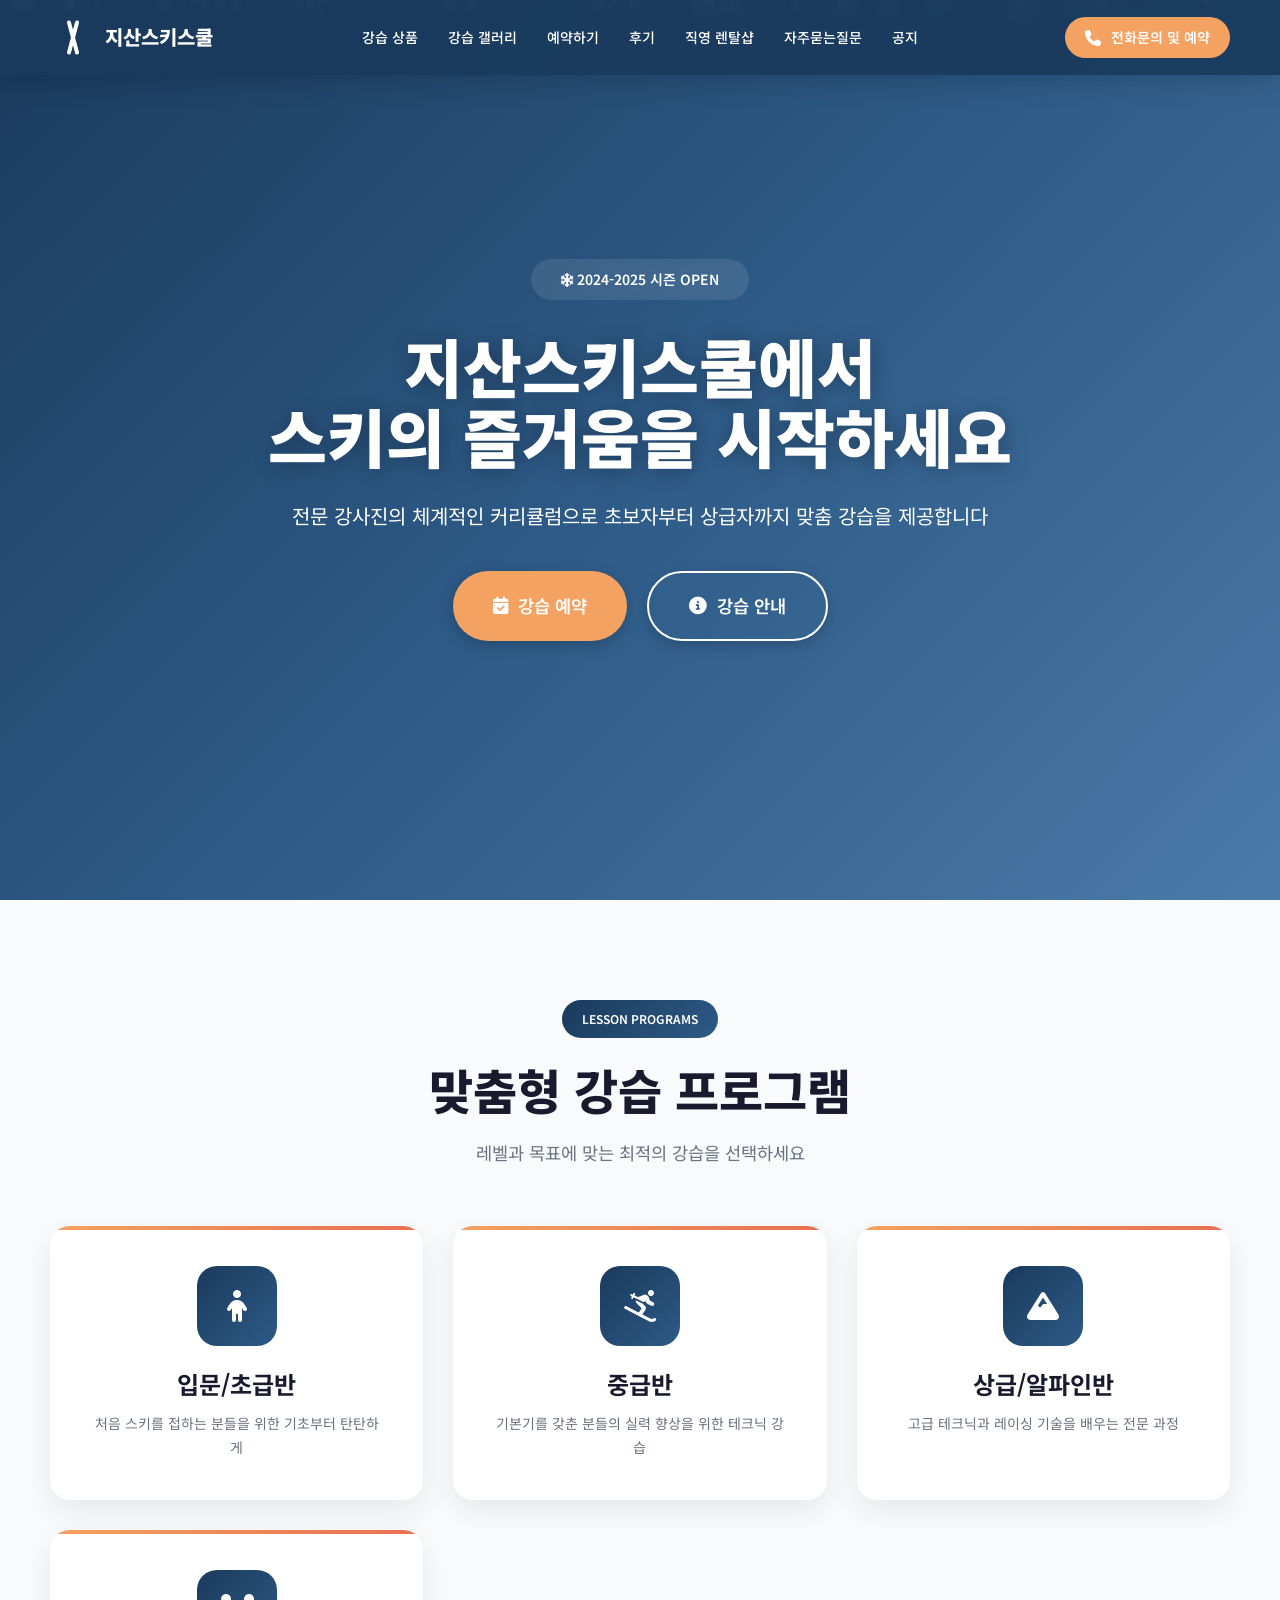
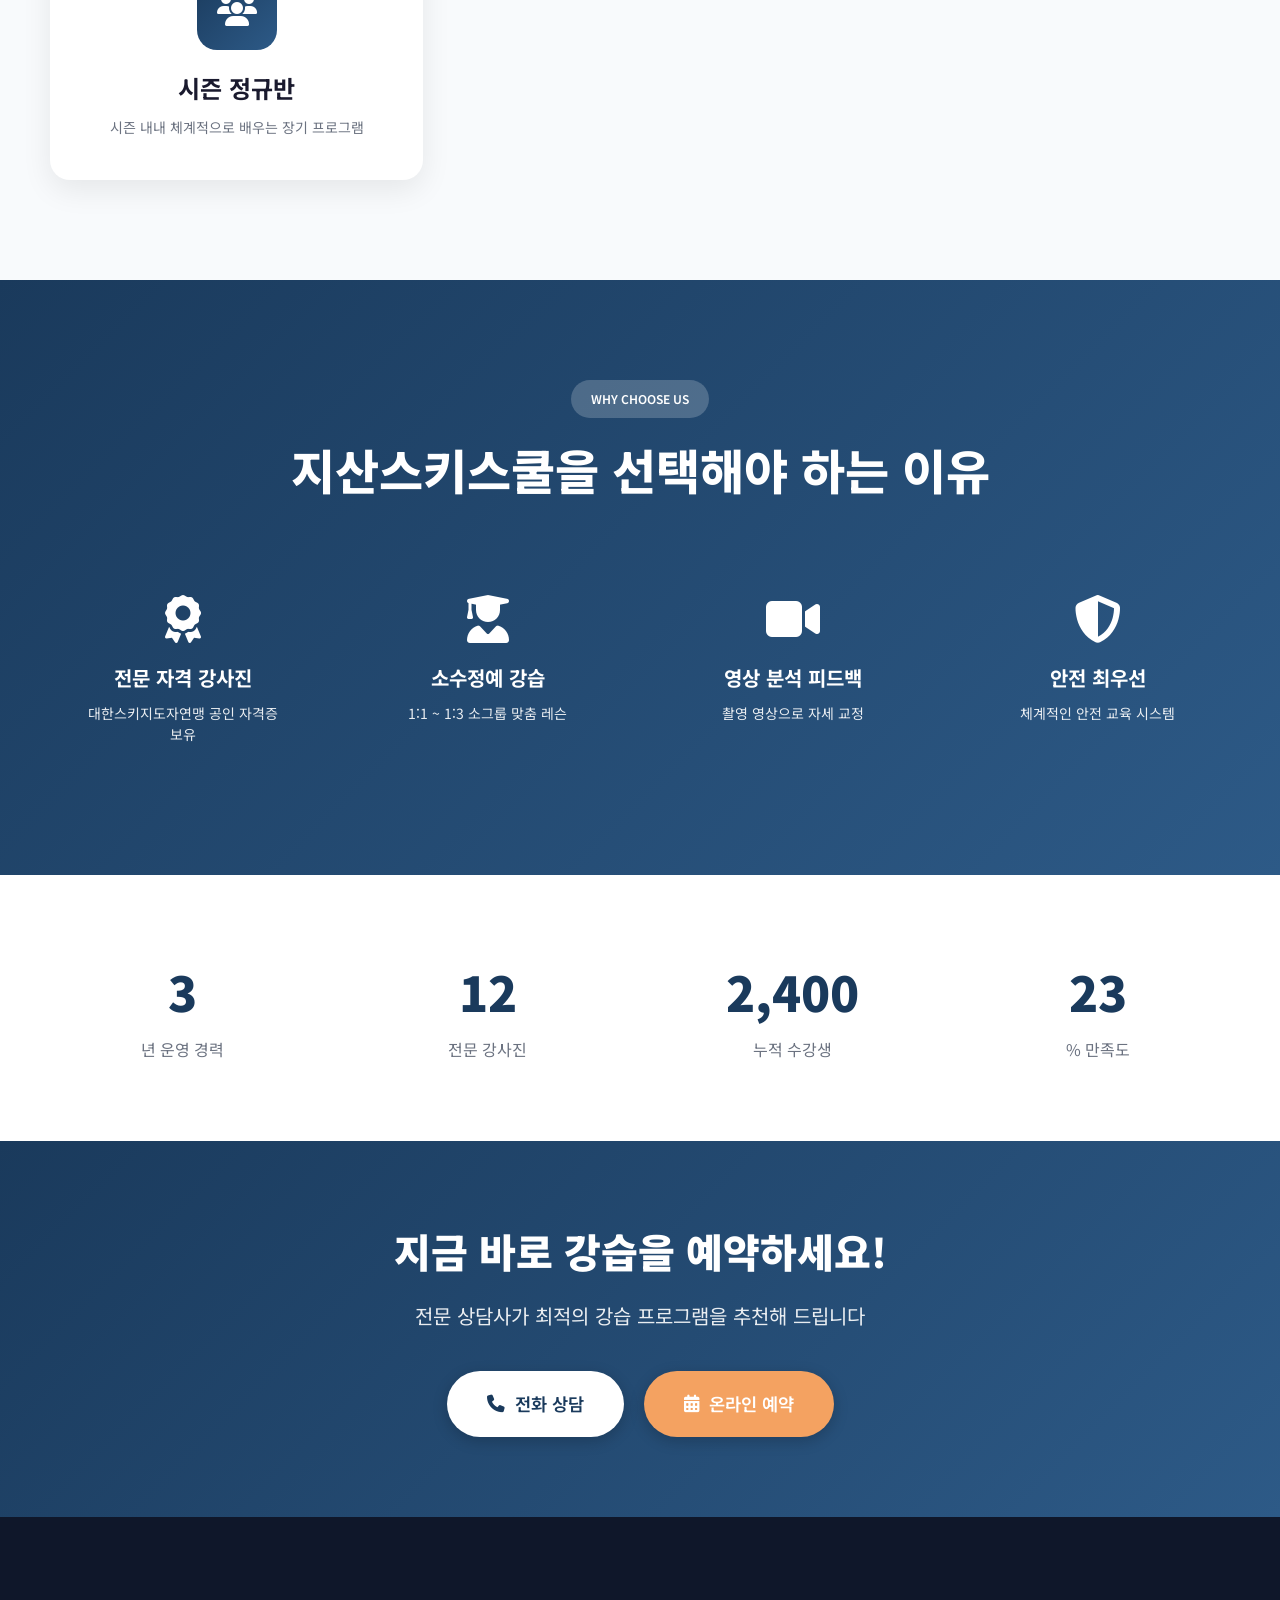
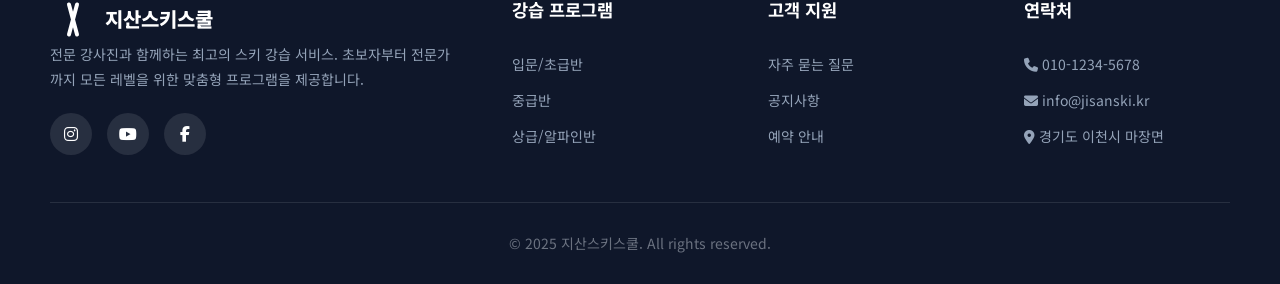
<file: index.html>
<!DOCTYPE html>
<html lang="ko">
<head>
    <meta charset="UTF-8">
    <meta name="viewport" content="width=device-width, initial-scale=1.0">
    <title>지산스키스쿨 - 전문 스키 강습</title>
    <link rel="preconnect" href="https://fonts.googleapis.com">
    <link rel="preconnect" href="https://fonts.gstatic.com" crossorigin>
    <link href="https://fonts.googleapis.com/css2?family=Noto+Sans+KR:wght@300;400;500;700;900&family=Montserrat:wght@400;600;700;800;900&display=swap" rel="stylesheet">
    <link rel="stylesheet" href="https://cdnjs.cloudflare.com/ajax/libs/font-awesome/6.4.0/css/all.min.css">
    <link rel="stylesheet" href="css/style.css">
    <style>
        /* Hero Section */
        .hero {
            min-height: 100vh;
            background: linear-gradient(135deg, var(--color-primary) 0%, var(--color-primary-light) 50%, var(--color-secondary) 100%);
            position: relative;
            display: flex;
            align-items: center;
            justify-content: center;
            overflow: hidden;
        }

        .hero::before {
            content: '';
            position: absolute;
            top: 0;
            left: 0;
            width: 100%;
            height: 100%;
            background: url('https://images.unsplash.com/photo-1551524559-8af4e6624178?w=1920') center/cover;
            opacity: 0.3;
        }

        .snow-container {
            position: absolute;
            top: 0;
            left: 0;
            width: 100%;
            height: 100%;
            pointer-events: none;
            overflow: hidden;
        }

        .snowflake {
            position: absolute;
            width: 10px;
            height: 10px;
            background: rgba(255, 255, 255, 0.8);
            border-radius: var(--radius-circle);
            animation: fall linear infinite;
        }

        @keyframes fall {
            to { transform: translateY(100vh) rotate(360deg); }
        }

        .hero-content {
            text-align: center;
            color: var(--color-white);
            position: relative;
            z-index: 1;
            padding: 0 var(--spacing-xl);
            max-width: 900px;
        }

        .hero-tag {
            display: inline-block;
            background: var(--color-overlay-light);
            backdrop-filter: blur(10px);
            padding: var(--spacing-sm) var(--spacing-xl);
            border-radius: var(--radius-full);
            font-size: var(--font-size-sm);
            font-weight: var(--font-weight-semibold);
            margin-bottom: var(--spacing-xl);
            animation: slideInDown 0.8s ease;
        }

        .hero-title {
            font-size: clamp(var(--font-size-3xl), 6vw, var(--font-size-5xl));
            font-weight: var(--font-weight-black);
            line-height: var(--line-height-tight);
            margin-bottom: var(--spacing-xl);
            animation: slideInUp 0.8s ease 0.2s both;
            text-shadow: var(--text-shadow-hero);
        }

        .hero-subtitle {
            font-size: var(--font-size-lg);
            opacity: 0.9;
            margin-bottom: var(--spacing-2xl);
            animation: slideInUp 0.8s ease 0.4s both;
        }

        .hero-buttons {
            display: flex;
            gap: var(--spacing-lg);
            justify-content: center;
            flex-wrap: wrap;
            animation: slideInUp 0.8s ease 0.6s both;
        }

        /* Lessons Section */
        .lessons-section {
            padding: var(--spacing-6xl) var(--spacing-3xl);
            background: var(--bg-snow);
        }

        .lessons-grid {
            display: grid;
            grid-template-columns: repeat(auto-fit, minmax(280px, 1fr));
            gap: var(--spacing-xl);
            max-width: var(--container-xl);
            margin: 0 auto;
        }

        .lesson-card {
            background: var(--bg-white);
            border-radius: var(--radius-xl);
            padding: var(--spacing-2xl);
            text-align: center;
            box-shadow: var(--shadow-card);
            transition: var(--transition-cubic);
            position: relative;
            overflow: hidden;
        }

        .lesson-card::before {
            content: '';
            position: absolute;
            top: 0;
            left: 0;
            width: 100%;
            height: 4px;
            background: var(--bg-gradient-accent);
        }

        .lesson-card:hover {
            transform: translateY(-10px);
            box-shadow: var(--shadow-card-hover);
        }

        .lesson-icon {
            width: 80px;
            height: 80px;
            margin: 0 auto var(--spacing-lg);
            background: var(--bg-gradient-hero);
            border-radius: var(--radius-xl);
            display: flex;
            align-items: center;
            justify-content: center;
        }

        .lesson-icon i {
            font-size: var(--font-size-2xl);
            color: var(--color-white);
        }

        .lesson-card h3 {
            font-size: var(--font-size-xl);
            font-weight: var(--font-weight-bold);
            color: var(--color-text-dark);
            margin-bottom: var(--spacing-sm);
        }

        .lesson-card p {
            color: var(--color-text-light);
            font-size: var(--font-size-sm);
            line-height: var(--line-height-relaxed);
        }

        /* Features Section */
        .features-section {
            padding: var(--spacing-6xl) var(--spacing-3xl);
            background: var(--bg-gradient-hero);
            color: var(--color-white);
        }

        .features-grid {
            display: grid;
            grid-template-columns: repeat(auto-fit, minmax(250px, 1fr));
            gap: var(--spacing-2xl);
            max-width: var(--container-xl);
            margin: 0 auto;
        }

        .feature-item {
            text-align: center;
            padding: var(--spacing-xl);
        }

        .feature-item i {
            font-size: var(--font-size-4xl);
            margin-bottom: var(--spacing-lg);
            animation: float 3s ease-in-out infinite;
        }

        .feature-item h3 {
            font-size: var(--font-size-lg);
            font-weight: var(--font-weight-bold);
            margin-bottom: var(--spacing-sm);
        }

        .feature-item p {
            opacity: 0.9;
            font-size: var(--font-size-sm);
        }

        /* Counter Section */
        .counter-section {
            padding: var(--spacing-5xl) var(--spacing-3xl);
            background: var(--bg-white);
        }

        .counter-grid {
            display: grid;
            grid-template-columns: repeat(auto-fit, minmax(200px, 1fr));
            gap: var(--spacing-2xl);
            max-width: var(--container-xl);
            margin: 0 auto;
            text-align: center;
        }

        .counter-item h2 {
            font-size: var(--font-size-4xl);
            font-weight: var(--font-weight-black);
            color: var(--color-primary);
            margin-bottom: var(--spacing-sm);
        }

        .counter-item p {
            color: var(--color-text-light);
            font-size: var(--font-size-base);
        }

        /* CTA Section */
        .cta-section {
            padding: var(--spacing-5xl) var(--spacing-3xl);
            background: var(--bg-gradient-hero);
            text-align: center;
            color: var(--color-white);
        }

        .cta-section h2 {
            font-size: var(--font-size-3xl);
            font-weight: var(--font-weight-black);
            margin-bottom: var(--spacing-lg);
        }

        .cta-section p {
            font-size: var(--font-size-lg);
            opacity: 0.9;
            margin-bottom: var(--spacing-2xl);
        }

        .cta-buttons {
            display: flex;
            gap: var(--spacing-lg);
            justify-content: center;
            flex-wrap: wrap;
        }

        @media (max-width: 768px) {
            .hero-buttons,
            .cta-buttons {
                flex-direction: column;
                align-items: center;
            }
        }
    </style>
</head>
<body>
    <header class="header">
        <a href="index.html" class="logo"><div class="logo-icon"></div>지산스키스쿨</a>
        <nav class="nav" id="nav">
            <a href="products.html">강습 상품</a>
            <a href="gallery.html">강습 갤러리</a>
            <a href="booking.html">예약하기</a>
            <a href="reviews.html">후기</a>
            <a href="rental.html">직영 렌탈샵</a>
            <a href="faq.html">자주묻는질문</a>
            <a href="notice.html">공지</a>
        </nav>
        <div class="header-right">
            <a href="tel:010-1234-5678" class="header-phone"><i class="fas fa-phone"></i><span>전화문의 및 예약</span></a>
            <div class="menu-toggle" id="menuToggle"><span></span><span></span><span></span></div>
        </div>
    </header>

    <section class="hero">
        <div class="snow-container" id="snowContainer"></div>
        <div class="hero-content">
            <span class="hero-tag"><i class="fas fa-snowflake"></i> 2024-2025 시즌 OPEN</span>
            <h1 class="hero-title">지산스키스쿨에서<br>스키의 즐거움을 시작하세요</h1>
            <p class="hero-subtitle">전문 강사진의 체계적인 커리큘럼으로 초보자부터 상급자까지 맞춤 강습을 제공합니다</p>
            <div class="hero-buttons">
                <a href="booking.html" class="btn btn-primary btn-lg"><i class="fas fa-calendar-check"></i> 강습 예약</a>
                <a href="products.html" class="btn btn-secondary btn-lg"><i class="fas fa-info-circle"></i> 강습 안내</a>
            </div>
        </div>
    </section>

    <section class="lessons-section">
        <div class="section-header">
            <span class="section-tag">LESSON PROGRAMS</span>
            <h2 class="section-title">맞춤형 강습 프로그램</h2>
            <p class="section-subtitle">레벨과 목표에 맞는 최적의 강습을 선택하세요</p>
        </div>
        <div class="lessons-grid">
            <div class="lesson-card fade-in">
                <div class="lesson-icon"><i class="fas fa-child"></i></div>
                <h3>입문/초급반</h3>
                <p>처음 스키를 접하는 분들을 위한 기초부터 탄탄하게</p>
            </div>
            <div class="lesson-card fade-in">
                <div class="lesson-icon"><i class="fas fa-skiing"></i></div>
                <h3>중급반</h3>
                <p>기본기를 갖춘 분들의 실력 향상을 위한 테크닉 강습</p>
            </div>
            <div class="lesson-card fade-in">
                <div class="lesson-icon"><i class="fas fa-mountain"></i></div>
                <h3>상급/알파인반</h3>
                <p>고급 테크닉과 레이싱 기술을 배우는 전문 과정</p>
            </div>
            <div class="lesson-card fade-in">
                <div class="lesson-icon"><i class="fas fa-users"></i></div>
                <h3>시즌 정규반</h3>
                <p>시즌 내내 체계적으로 배우는 장기 프로그램</p>
            </div>
        </div>
    </section>

    <section class="features-section">
        <div class="section-header" style="color: white;">
            <span class="section-tag" style="background: rgba(255,255,255,0.2);">WHY CHOOSE US</span>
            <h2 class="section-title" style="color: white;">지산스키스쿨을 선택해야 하는 이유</h2>
        </div>
        <div class="features-grid">
            <div class="feature-item">
                <i class="fas fa-award"></i>
                <h3>전문 자격 강사진</h3>
                <p>대한스키지도자연맹 공인 자격증 보유</p>
            </div>
            <div class="feature-item">
                <i class="fas fa-user-graduate"></i>
                <h3>소수정예 강습</h3>
                <p>1:1 ~ 1:3 소그룹 맞춤 레슨</p>
            </div>
            <div class="feature-item">
                <i class="fas fa-video"></i>
                <h3>영상 분석 피드백</h3>
                <p>촬영 영상으로 자세 교정</p>
            </div>
            <div class="feature-item">
                <i class="fas fa-shield-alt"></i>
                <h3>안전 최우선</h3>
                <p>체계적인 안전 교육 시스템</p>
            </div>
        </div>
    </section>

    <section class="counter-section">
        <div class="counter-grid">
            <div class="counter-item">
                <h2 class="counter" data-target="15">0</h2>
                <p>년 운영 경력</p>
            </div>
            <div class="counter-item">
                <h2 class="counter" data-target="50">0</h2>
                <p>전문 강사진</p>
            </div>
            <div class="counter-item">
                <h2 class="counter" data-target="10000">0</h2>
                <p>누적 수강생</p>
            </div>
            <div class="counter-item">
                <h2 class="counter" data-target="98">0</h2>
                <p>% 만족도</p>
            </div>
        </div>
    </section>

    <section class="cta-section">
        <h2>지금 바로 강습을 예약하세요!</h2>
        <p>전문 상담사가 최적의 강습 프로그램을 추천해 드립니다</p>
        <div class="cta-buttons">
            <a href="tel:010-1234-5678" class="btn btn-white btn-lg"><i class="fas fa-phone"></i> 전화 상담</a>
            <a href="booking.html" class="btn btn-accent btn-lg"><i class="fas fa-calendar-alt"></i> 온라인 예약</a>
        </div>
    </section>

    <footer class="footer">
        <div class="footer-content">
            <div class="footer-brand">
                <a href="index.html" class="logo"><div class="logo-icon"></div>지산스키스쿨</a>
                <p>전문 강사진과 함께하는 최고의 스키 강습 서비스. 초보자부터 전문가까지 모든 레벨을 위한 맞춤형 프로그램을 제공합니다.</p>
                <div class="social-links">
                    <a href="#"><i class="fab fa-instagram"></i></a>
                    <a href="#"><i class="fab fa-youtube"></i></a>
                    <a href="#"><i class="fab fa-facebook-f"></i></a>
                </div>
            </div>
            <div class="footer-column">
                <h4>강습 프로그램</h4>
                <ul>
                    <li><a href="products.html">입문/초급반</a></li>
                    <li><a href="products.html">중급반</a></li>
                    <li><a href="products.html">상급/알파인반</a></li>
                </ul>
            </div>
            <div class="footer-column">
                <h4>고객 지원</h4>
                <ul>
                    <li><a href="faq.html">자주 묻는 질문</a></li>
                    <li><a href="notice.html">공지사항</a></li>
                    <li><a href="booking.html">예약 안내</a></li>
                </ul>
            </div>
            <div class="footer-column">
                <h4>연락처</h4>
                <ul>
                    <li><i class="fas fa-phone"></i> 010-1234-5678</li>
                    <li><i class="fas fa-envelope"></i> info@jisanski.kr</li>
                    <li><i class="fas fa-map-marker-alt"></i> 경기도 이천시 마장면</li>
                </ul>
            </div>
        </div>
        <div class="footer-bottom">
            <p>&copy; 2025 지산스키스쿨. All rights reserved.</p>
        </div>
    </footer>

    <script>
        // Mobile Menu Toggle
        document.getElementById('menuToggle').addEventListener('click', () => {
            document.getElementById('nav').classList.toggle('active');
        });

        // Snow Effect
        function createSnow() {
            const container = document.getElementById('snowContainer');
            for (let i = 0; i < 50; i++) {
                const snow = document.createElement('div');
                snow.className = 'snowflake';
                snow.style.left = Math.random() * 100 + '%';
                snow.style.width = snow.style.height = Math.random() * 8 + 4 + 'px';
                snow.style.animationDuration = Math.random() * 5 + 5 + 's';
                snow.style.animationDelay = Math.random() * 5 + 's';
                snow.style.opacity = Math.random() * 0.6 + 0.4;
                container.appendChild(snow);
            }
        }
        createSnow();

        // Scroll Animation
        const observer = new IntersectionObserver((entries) => {
            entries.forEach((entry, index) => {
                if (entry.isIntersecting) {
                    setTimeout(() => entry.target.classList.add('visible'), index * 100);
                }
            });
        }, { threshold: 0.1 });

        document.querySelectorAll('.fade-in').forEach(el => observer.observe(el));

        // Counter Animation
        const counters = document.querySelectorAll('.counter');
        const counterObserver = new IntersectionObserver((entries) => {
            entries.forEach(entry => {
                if (entry.isIntersecting) {
                    const counter = entry.target;
                    const target = parseInt(counter.dataset.target);
                    const duration = 2000;
                    const step = target / (duration / 16);
                    let current = 0;

                    const updateCounter = () => {
                        current += step;
                        if (current < target) {
                            counter.textContent = Math.floor(current).toLocaleString();
                            requestAnimationFrame(updateCounter);
                        } else {
                            counter.textContent = target.toLocaleString();
                        }
                    };
                    updateCounter();
                    counterObserver.unobserve(counter);
                }
            });
        }, { threshold: 0.5 });

        counters.forEach(counter => counterObserver.observe(counter));
    </script>
</body>
</html>
</file>
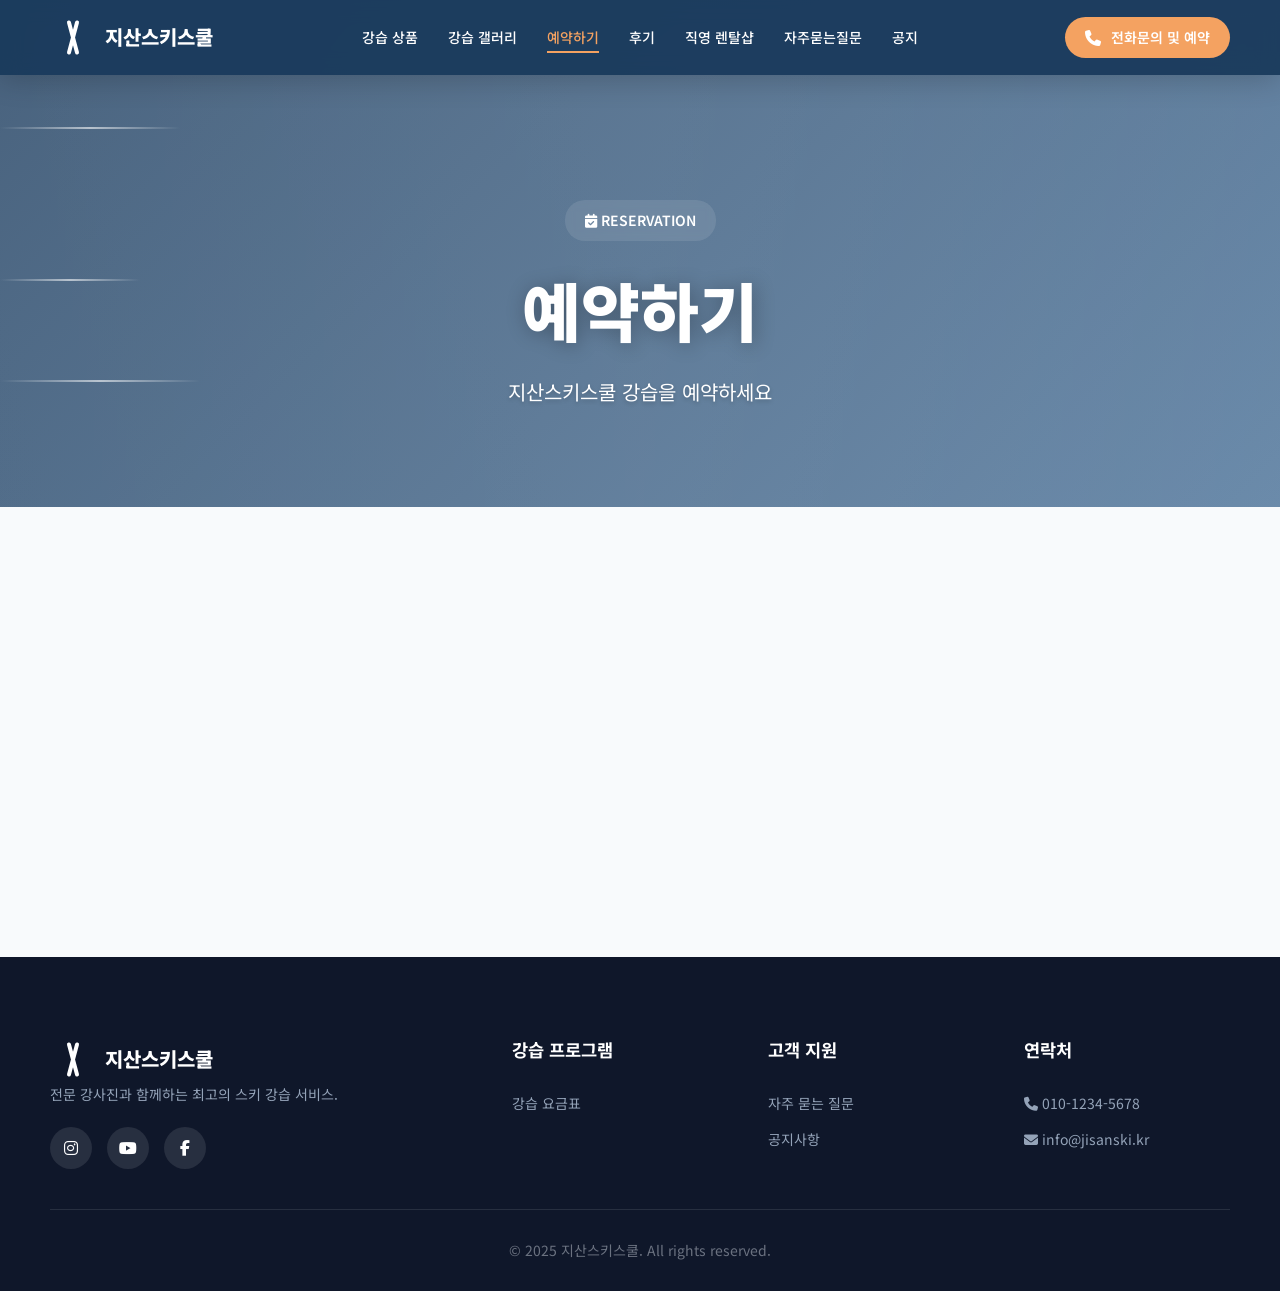
<file: booking.html>
<!DOCTYPE html>
<html lang="ko">
<head>
    <meta charset="UTF-8">
    <meta name="viewport" content="width=device-width, initial-scale=1.0">
    <title>예약하기 - 지산스키스쿨</title>
    <link rel="preconnect" href="https://fonts.googleapis.com">
    <link rel="preconnect" href="https://fonts.gstatic.com" crossorigin>
    <link href="https://fonts.googleapis.com/css2?family=Noto+Sans+KR:wght@300;400;500;700;900&family=Montserrat:wght@400;600;700;800;900&display=swap" rel="stylesheet">
    <link rel="stylesheet" href="https://cdnjs.cloudflare.com/ajax/libs/font-awesome/6.4.0/css/all.min.css">
    <link rel="stylesheet" href="css/style.css">
    <style>
        .page-header {
            background-image: url('https://images.unsplash.com/photo-1517483000871-1dbf64a6e1c6?w=1920');
        }

        .booking-section {
            padding: var(--spacing-6xl) var(--spacing-3xl);
            background: var(--bg-snow);
            min-height: 50vh;
        }

        .booking-container {
            max-width: var(--container-lg);
            margin: 0 auto;
            text-align: center;
        }

        .booking-placeholder {
            background: var(--bg-white);
            padding: var(--spacing-4xl);
            border-radius: var(--radius-xl);
            box-shadow: var(--shadow-card);
        }

        .booking-placeholder i {
            font-size: 4rem;
            color: var(--color-light-gray);
            margin-bottom: var(--spacing-xl);
        }

        .booking-placeholder h2 {
            font-size: var(--font-size-xl);
            color: var(--color-text-dark);
            margin-bottom: var(--spacing-md);
        }

        .booking-placeholder p {
            color: var(--color-text-light);
            margin-bottom: var(--spacing-xl);
        }

        @media (max-width: 768px) {
            .booking-section {
                padding-left: var(--spacing-xl);
                padding-right: var(--spacing-xl);
            }
        }
    </style>
</head>
<body>
    <header class="header">
        <a href="index.html" class="logo"><div class="logo-icon"></div>지산스키스쿨</a>
        <nav class="nav" id="nav">
            <a href="products.html">강습 상품</a>
            <a href="gallery.html">강습 갤러리</a>
            <a href="booking.html" class="active">예약하기</a>
            <a href="reviews.html">후기</a>
            <a href="rental.html">직영 렌탈샵</a>
            <a href="faq.html">자주묻는질문</a>
            <a href="notice.html">공지</a>
        </nav>
        <div class="header-right">
            <a href="tel:010-1234-5678" class="header-phone"><i class="fas fa-phone"></i><span>전화문의 및 예약</span></a>
            <div class="menu-toggle" id="menuToggle"><span></span><span></span><span></span></div>
        </div>
    </header>

    <section class="page-header">
        <div class="speed-lines">
            <div class="speed-line" style="top:25%;width:180px;animation-delay:0s"></div>
            <div class="speed-line" style="top:55%;width:140px;animation-delay:0.5s"></div>
            <div class="speed-line" style="top:75%;width:200px;animation-delay:1s"></div>
        </div>
        <div class="page-header-content">
            <span class="page-tag"><i class="fas fa-calendar-check"></i> RESERVATION</span>
            <h1 class="page-title">예약하기</h1>
            <p class="page-subtitle">지산스키스쿨 강습을 예약하세요</p>
        </div>
    </section>

    <section class="booking-section">
        <div class="booking-container">
            <!-- 예약 내용이 들어갈 영역입니다 -->
        </div>
    </section>

    <footer class="footer">
        <div class="footer-content">
            <div class="footer-brand">
                <a href="index.html" class="logo"><div class="logo-icon"></div>지산스키스쿨</a>
                <p>전문 강사진과 함께하는 최고의 스키 강습 서비스.</p>
                <div class="social-links">
                    <a href="#"><i class="fab fa-instagram"></i></a>
                    <a href="#"><i class="fab fa-youtube"></i></a>
                    <a href="#"><i class="fab fa-facebook-f"></i></a>
                </div>
            </div>
            <div class="footer-column"><h4>강습 프로그램</h4><ul><li><a href="products.html">강습 요금표</a></li></ul></div>
            <div class="footer-column"><h4>고객 지원</h4><ul><li><a href="faq.html">자주 묻는 질문</a></li><li><a href="notice.html">공지사항</a></li></ul></div>
            <div class="footer-column"><h4>연락처</h4><ul><li><i class="fas fa-phone"></i> 010-1234-5678</li><li><i class="fas fa-envelope"></i> info@jisanski.kr</li></ul></div>
        </div>
        <div class="footer-bottom"><p>&copy; 2025 지산스키스쿨. All rights reserved.</p></div>
    </footer>

    <script>
        document.getElementById('menuToggle').addEventListener('click', () => document.getElementById('nav').classList.toggle('active'));
    </script>
</body>
</html>
</file>
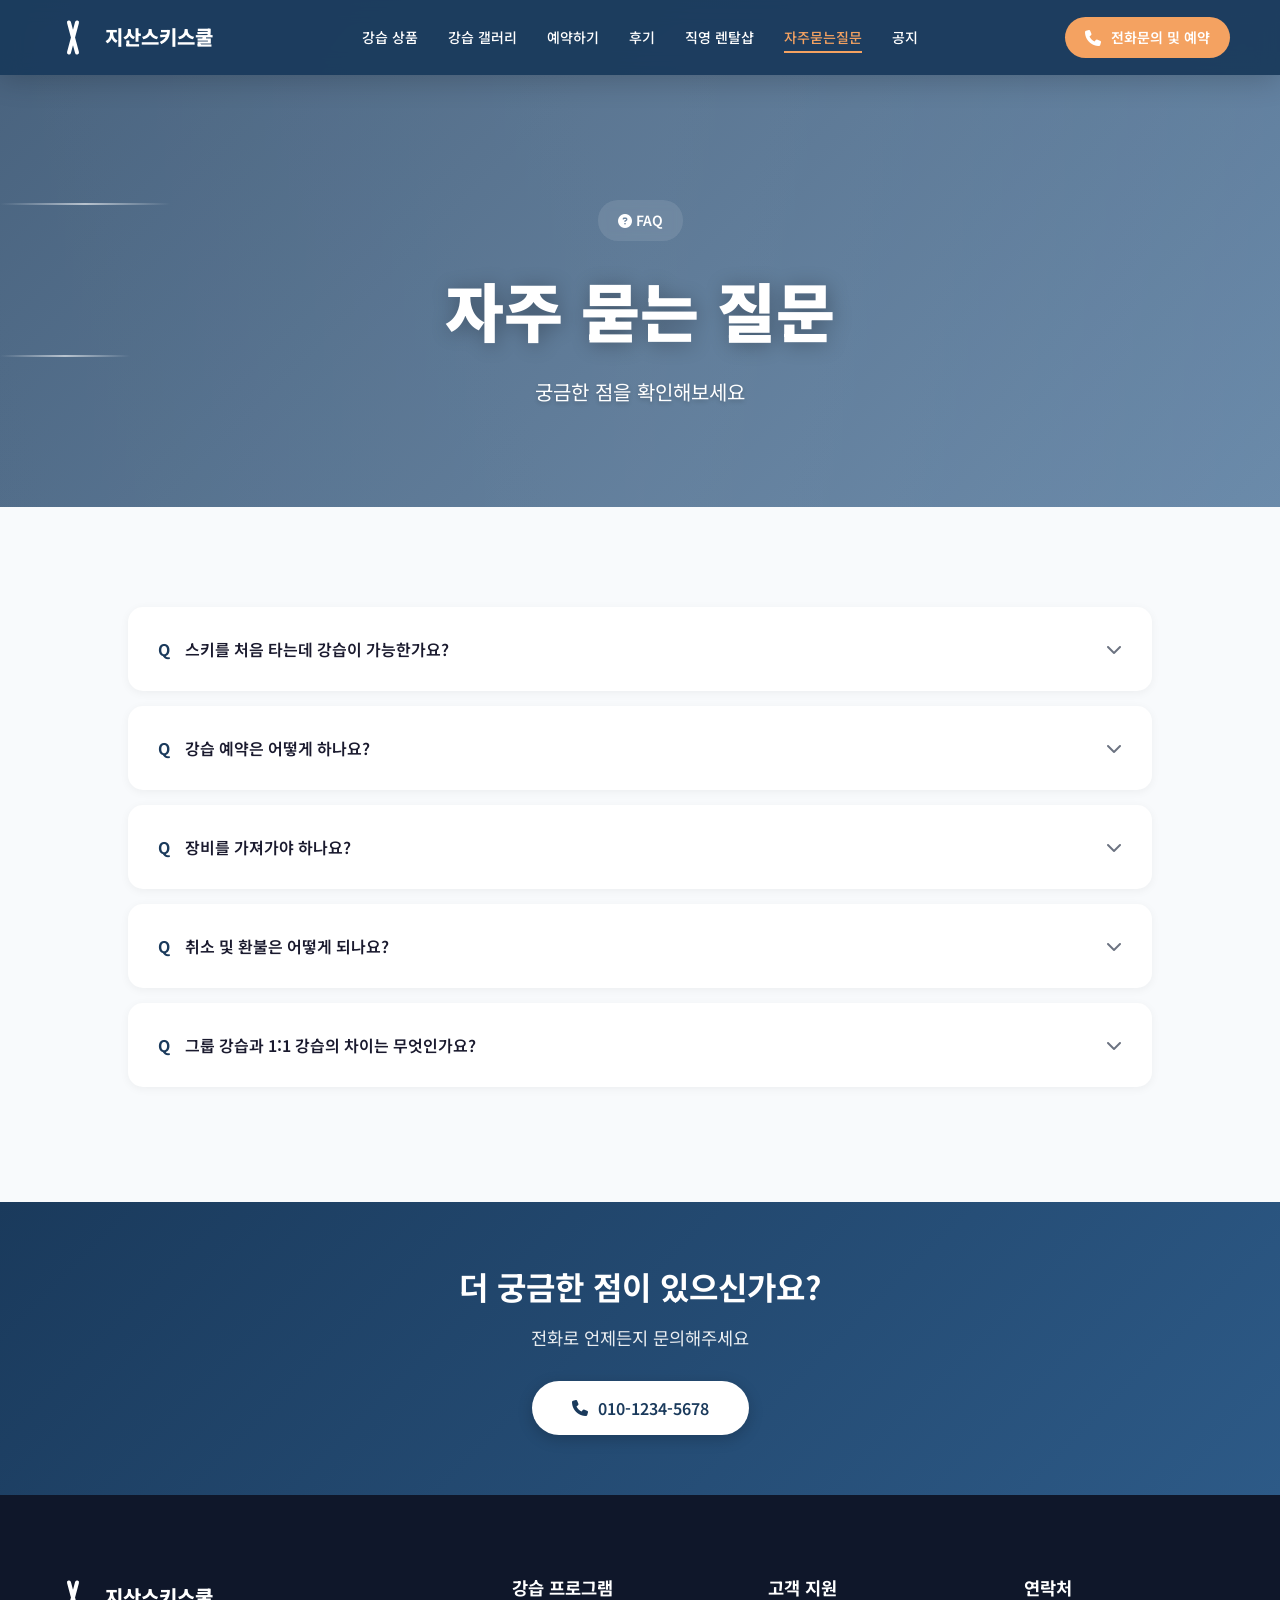
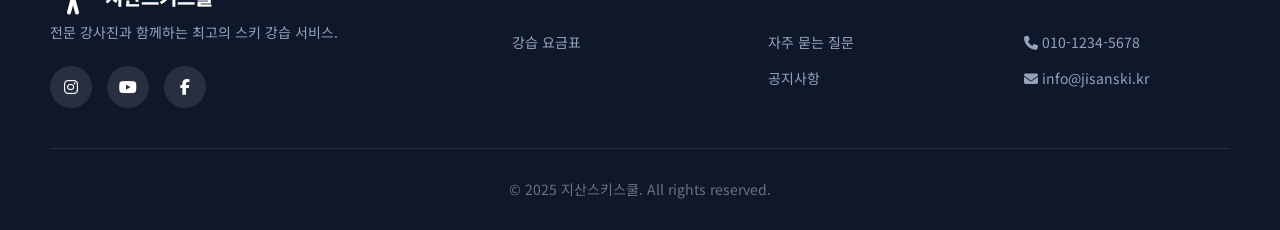
<file: faq.html>
<!DOCTYPE html>
<html lang="ko">
<head>
    <meta charset="UTF-8">
    <meta name="viewport" content="width=device-width, initial-scale=1.0">
    <title>자주묻는질문 - 지산스키스쿨</title>
    <link rel="preconnect" href="https://fonts.googleapis.com">
    <link rel="preconnect" href="https://fonts.gstatic.com" crossorigin>
    <link href="https://fonts.googleapis.com/css2?family=Noto+Sans+KR:wght@300;400;500;700;900&family=Montserrat:wght@400;600;700;800;900&display=swap" rel="stylesheet">
    <link rel="stylesheet" href="https://cdnjs.cloudflare.com/ajax/libs/font-awesome/6.4.0/css/all.min.css">
    <link rel="stylesheet" href="css/style.css">
    <style>
        .page-header {
            background-image: url('https://images.unsplash.com/photo-1548021861-0a1f3e9d9c14?w=1920');
        }

        .faq-section {
            padding: var(--spacing-6xl) var(--spacing-3xl);
            background: var(--bg-snow);
        }

        .faq-container {
            max-width: var(--container-lg);
            margin: 0 auto;
        }

        .faq-item {
            background: var(--bg-white);
            border-radius: var(--radius-lg);
            margin-bottom: var(--spacing-md);
            box-shadow: var(--shadow-sm);
            overflow: hidden;
        }

        .faq-question {
            padding: var(--spacing-xl);
            display: flex;
            justify-content: space-between;
            align-items: center;
            cursor: pointer;
            transition: var(--transition-normal);
        }

        .faq-question:hover {
            background: var(--bg-snow);
        }

        .faq-question h3 {
            font-size: var(--font-size-base);
            font-weight: var(--font-weight-semibold);
            color: var(--color-text-dark);
            display: flex;
            align-items: center;
            gap: var(--spacing-md);
        }

        .faq-question h3 span {
            color: var(--color-primary);
            font-weight: var(--font-weight-bold);
        }

        .faq-icon {
            font-size: var(--font-size-base);
            color: var(--color-text-light);
            transition: var(--transition-normal);
        }

        .faq-item.active .faq-icon {
            transform: rotate(180deg);
        }

        .faq-answer {
            max-height: 0;
            overflow: hidden;
            transition: max-height var(--transition-normal);
        }

        .faq-item.active .faq-answer {
            max-height: 500px;
        }

        .faq-answer-content {
            padding: 0 var(--spacing-xl) var(--spacing-xl);
            color: var(--color-text-light);
            font-size: var(--font-size-sm);
            line-height: var(--line-height-relaxed);
            border-top: 1px solid var(--color-light-gray);
            padding-top: var(--spacing-lg);
        }

        .contact-section {
            padding: var(--spacing-4xl) var(--spacing-3xl);
            background: var(--bg-gradient-hero);
            text-align: center;
            color: var(--color-white);
        }

        .contact-section h2 {
            font-size: var(--font-size-2xl);
            font-weight: var(--font-weight-bold);
            margin-bottom: var(--spacing-md);
        }

        .contact-section p {
            font-size: var(--font-size-md);
            opacity: 0.9;
            margin-bottom: var(--spacing-xl);
        }

        @media (max-width: 768px) {
            .faq-section {
                padding-left: var(--spacing-xl);
                padding-right: var(--spacing-xl);
            }
        }
    </style>
</head>
<body>
    <header class="header">
        <a href="index.html" class="logo"><div class="logo-icon"></div>지산스키스쿨</a>
        <nav class="nav" id="nav">
            <a href="products.html">강습 상품</a>
            <a href="gallery.html">강습 갤러리</a>
            <a href="booking.html">예약하기</a>
            <a href="reviews.html">후기</a>
            <a href="rental.html">직영 렌탈샵</a>
            <a href="faq.html" class="active">자주묻는질문</a>
            <a href="notice.html">공지</a>
        </nav>
        <div class="header-right">
            <a href="tel:010-1234-5678" class="header-phone"><i class="fas fa-phone"></i><span>전화문의 및 예약</span></a>
            <div class="menu-toggle" id="menuToggle"><span></span><span></span><span></span></div>
        </div>
    </header>

    <section class="page-header">
        <div class="speed-lines">
            <div class="speed-line" style="top:40%;width:170px;animation-delay:0.3s"></div>
            <div class="speed-line" style="top:70%;width:130px;animation-delay:0.7s"></div>
        </div>
        <div class="page-header-content">
            <span class="page-tag"><i class="fas fa-question-circle"></i> FAQ</span>
            <h1 class="page-title">자주 묻는 질문</h1>
            <p class="page-subtitle">궁금한 점을 확인해보세요</p>
        </div>
    </section>

    <section class="faq-section">
        <div class="faq-container">
            <div class="faq-item fade-in">
                <div class="faq-question" onclick="toggleFaq(this)">
                    <h3><span>Q</span> 스키를 처음 타는데 강습이 가능한가요?</h3>
                    <i class="fas fa-chevron-down faq-icon"></i>
                </div>
                <div class="faq-answer">
                    <div class="faq-answer-content">네, 물론입니다! 저희 지산스키스쿨은 초보자분들을 위한 입문반 강습이 준비되어 있습니다. 장비 착용법부터 기초 자세, 넘어지는 법까지 안전하게 배울 수 있습니다.</div>
                </div>
            </div>

            <div class="faq-item fade-in">
                <div class="faq-question" onclick="toggleFaq(this)">
                    <h3><span>Q</span> 강습 예약은 어떻게 하나요?</h3>
                    <i class="fas fa-chevron-down faq-icon"></i>
                </div>
                <div class="faq-answer">
                    <div class="faq-answer-content">전화(010-1234-5678)로 예약하시거나, 홈페이지의 예약 페이지를 통해 예약하실 수 있습니다. 원하시는 날짜와 시간에 예약하시려면 최소 1일 전 예약을 권장합니다.</div>
                </div>
            </div>

            <div class="faq-item fade-in">
                <div class="faq-question" onclick="toggleFaq(this)">
                    <h3><span>Q</span> 장비를 가져가야 하나요?</h3>
                    <i class="fas fa-chevron-down faq-icon"></i>
                </div>
                <div class="faq-answer">
                    <div class="faq-answer-content">아니요, 저희 직영 렌탈샵에서 스키, 보드, 스키복, 보호장비 등 모든 장비를 대여하실 수 있습니다. 강습 수강생에게는 할인된 가격으로 대여해 드립니다.</div>
                </div>
            </div>

            <div class="faq-item fade-in">
                <div class="faq-question" onclick="toggleFaq(this)">
                    <h3><span>Q</span> 취소 및 환불은 어떻게 되나요?</h3>
                    <i class="fas fa-chevron-down faq-icon"></i>
                </div>
                <div class="faq-answer">
                    <div class="faq-answer-content">강습 3일 전까지 취소 시 100% 환불, 2일 전 취소 시 50% 환불, 1일 전 또는 당일 취소 시 환불이 불가합니다. 단, 기상 악화로 인한 취소는 100% 환불됩니다.</div>
                </div>
            </div>

            <div class="faq-item fade-in">
                <div class="faq-question" onclick="toggleFaq(this)">
                    <h3><span>Q</span> 그룹 강습과 1:1 강습의 차이는 무엇인가요?</h3>
                    <i class="fas fa-chevron-down faq-icon"></i>
                </div>
                <div class="faq-answer">
                    <div class="faq-answer-content">1:1 강습은 강사가 한 분에게만 집중하여 맞춤 피드백을 드릴 수 있어 더 빠른 실력 향상이 가능합니다. 그룹 강습(2:1, 3:1)은 함께 배우는 즐거움과 합리적인 가격이 장점입니다.</div>
                </div>
            </div>
        </div>
    </section>

    <section class="contact-section">
        <h2>더 궁금한 점이 있으신가요?</h2>
        <p>전화로 언제든지 문의해주세요</p>
        <a href="tel:010-1234-5678" class="btn btn-white"><i class="fas fa-phone"></i> 010-1234-5678</a>
    </section>

    <footer class="footer">
        <div class="footer-content">
            <div class="footer-brand">
                <a href="index.html" class="logo"><div class="logo-icon"></div>지산스키스쿨</a>
                <p>전문 강사진과 함께하는 최고의 스키 강습 서비스.</p>
                <div class="social-links">
                    <a href="#"><i class="fab fa-instagram"></i></a>
                    <a href="#"><i class="fab fa-youtube"></i></a>
                    <a href="#"><i class="fab fa-facebook-f"></i></a>
                </div>
            </div>
            <div class="footer-column"><h4>강습 프로그램</h4><ul><li><a href="products.html">강습 요금표</a></li></ul></div>
            <div class="footer-column"><h4>고객 지원</h4><ul><li><a href="faq.html">자주 묻는 질문</a></li><li><a href="notice.html">공지사항</a></li></ul></div>
            <div class="footer-column"><h4>연락처</h4><ul><li><i class="fas fa-phone"></i> 010-1234-5678</li><li><i class="fas fa-envelope"></i> info@jisanski.kr</li></ul></div>
        </div>
        <div class="footer-bottom"><p>&copy; 2025 지산스키스쿨. All rights reserved.</p></div>
    </footer>

    <script>
        document.getElementById('menuToggle').addEventListener('click', () => document.getElementById('nav').classList.toggle('active'));

        function toggleFaq(el) {
            const item = el.parentElement;
            item.classList.toggle('active');
        }

        const observer = new IntersectionObserver((entries) => {
            entries.forEach((entry, index) => {
                if (entry.isIntersecting) {
                    setTimeout(() => entry.target.classList.add('visible'), index * 100);
                }
            });
        }, { threshold: 0.1 });

        document.querySelectorAll('.fade-in').forEach(el => observer.observe(el));
    </script>
</body>
</html>
</file>
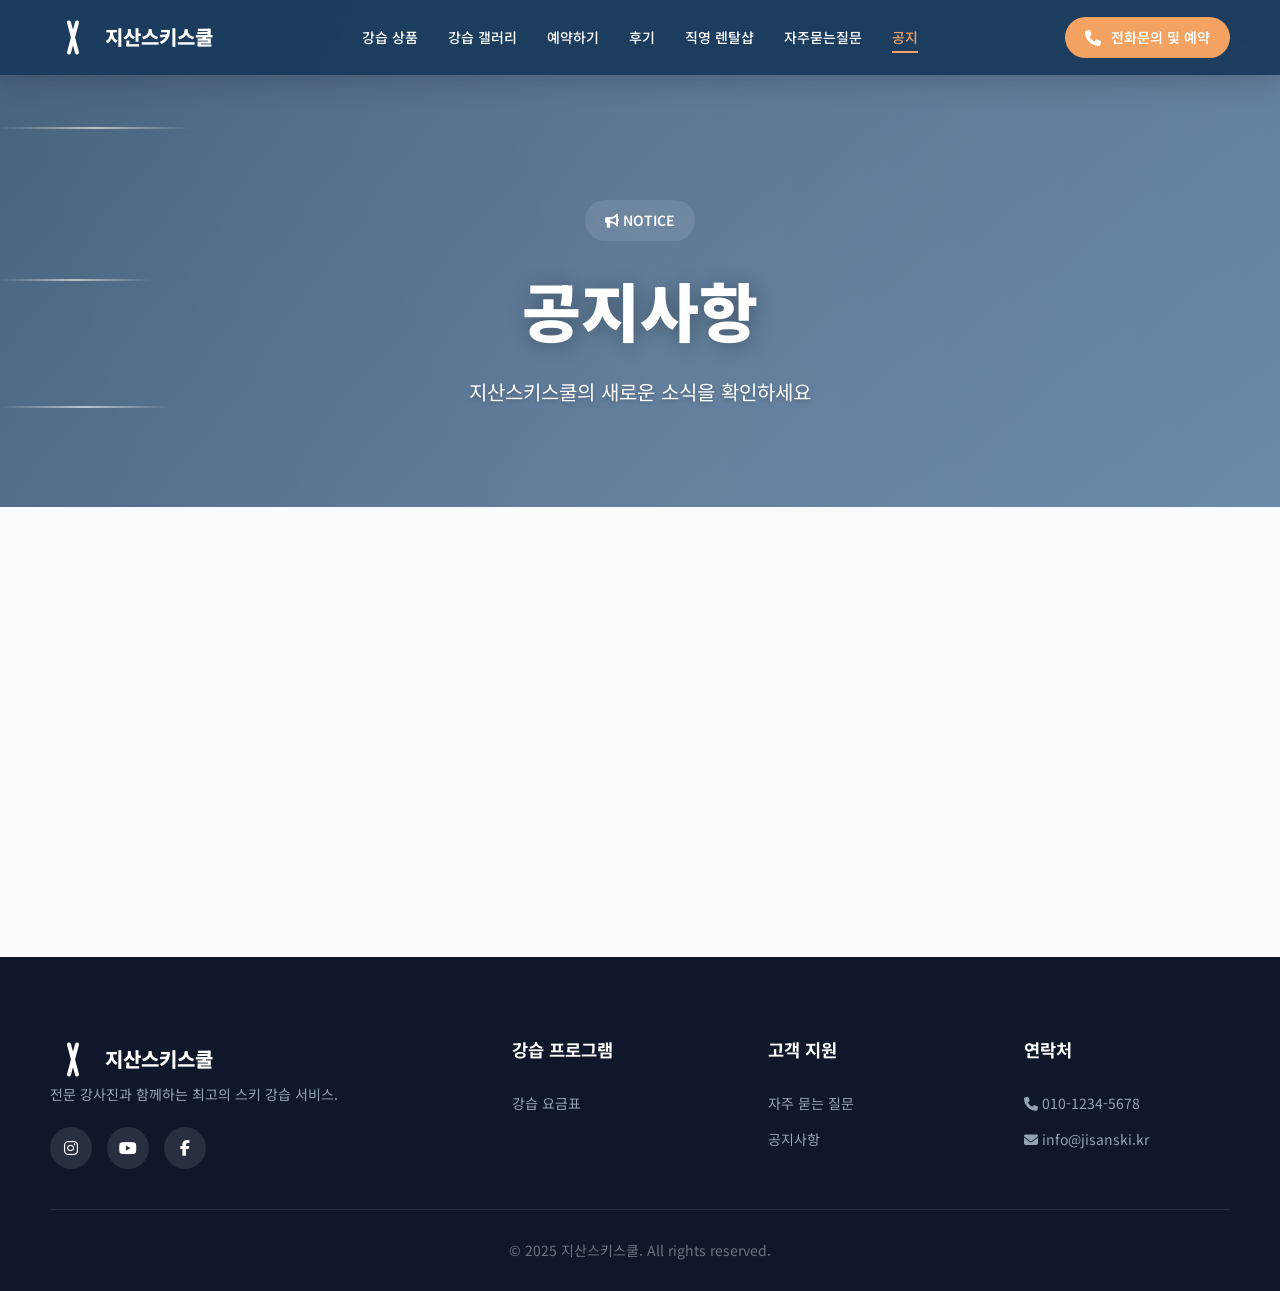
<file: notice.html>
<!DOCTYPE html>
<html lang="ko">
<head>
    <meta charset="UTF-8">
    <meta name="viewport" content="width=device-width, initial-scale=1.0">
    <title>공지사항 - 지산스키스쿨</title>
    <link rel="preconnect" href="https://fonts.googleapis.com">
    <link rel="preconnect" href="https://fonts.gstatic.com" crossorigin>
    <link href="https://fonts.googleapis.com/css2?family=Noto+Sans+KR:wght@300;400;500;700;900&family=Montserrat:wght@400;600;700;800;900&display=swap" rel="stylesheet">
    <link rel="stylesheet" href="https://cdnjs.cloudflare.com/ajax/libs/font-awesome/6.4.0/css/all.min.css">
    <link rel="stylesheet" href="css/style.css">
    <style>
        .page-header {
            background-image: url('https://images.unsplash.com/photo-1520310910957-0c539cb2589e?w=1920');
        }

        .notice-section {
            padding: var(--spacing-6xl) var(--spacing-3xl);
            background: var(--bg-snow);
            min-height: 50vh;
        }

        .notice-container {
            max-width: var(--container-lg);
            margin: 0 auto;
        }

        @media (max-width: 768px) {
            .notice-section {
                padding-left: var(--spacing-xl);
                padding-right: var(--spacing-xl);
            }
        }
    </style>
</head>
<body>
    <header class="header">
        <a href="index.html" class="logo"><div class="logo-icon"></div>지산스키스쿨</a>
        <nav class="nav" id="nav">
            <a href="products.html">강습 상품</a>
            <a href="gallery.html">강습 갤러리</a>
            <a href="booking.html">예약하기</a>
            <a href="reviews.html">후기</a>
            <a href="rental.html">직영 렌탈샵</a>
            <a href="faq.html">자주묻는질문</a>
            <a href="notice.html" class="active">공지</a>
        </nav>
        <div class="header-right">
            <a href="tel:010-1234-5678" class="header-phone"><i class="fas fa-phone"></i><span>전화문의 및 예약</span></a>
            <div class="menu-toggle" id="menuToggle"><span></span><span></span><span></span></div>
        </div>
    </header>

    <section class="page-header">
        <div class="speed-lines">
            <div class="speed-line" style="top:25%;width:190px;animation-delay:0.2s"></div>
            <div class="speed-line" style="top:55%;width:150px;animation-delay:0.6s"></div>
            <div class="speed-line" style="top:80%;width:170px;animation-delay:1s"></div>
        </div>
        <div class="page-header-content">
            <span class="page-tag"><i class="fas fa-bullhorn"></i> NOTICE</span>
            <h1 class="page-title">공지사항</h1>
            <p class="page-subtitle">지산스키스쿨의 새로운 소식을 확인하세요</p>
        </div>
    </section>

    <section class="notice-section">
        <div class="notice-container">
            <!-- 공지사항 내용이 들어갈 영역입니다 -->
        </div>
    </section>

    <footer class="footer">
        <div class="footer-content">
            <div class="footer-brand">
                <a href="index.html" class="logo"><div class="logo-icon"></div>지산스키스쿨</a>
                <p>전문 강사진과 함께하는 최고의 스키 강습 서비스.</p>
                <div class="social-links">
                    <a href="#"><i class="fab fa-instagram"></i></a>
                    <a href="#"><i class="fab fa-youtube"></i></a>
                    <a href="#"><i class="fab fa-facebook-f"></i></a>
                </div>
            </div>
            <div class="footer-column"><h4>강습 프로그램</h4><ul><li><a href="products.html">강습 요금표</a></li></ul></div>
            <div class="footer-column"><h4>고객 지원</h4><ul><li><a href="faq.html">자주 묻는 질문</a></li><li><a href="notice.html">공지사항</a></li></ul></div>
            <div class="footer-column"><h4>연락처</h4><ul><li><i class="fas fa-phone"></i> 010-1234-5678</li><li><i class="fas fa-envelope"></i> info@jisanski.kr</li></ul></div>
        </div>
        <div class="footer-bottom"><p>&copy; 2025 지산스키스쿨. All rights reserved.</p></div>
    </footer>

    <script>
        document.getElementById('menuToggle').addEventListener('click', () => document.getElementById('nav').classList.toggle('active'));
    </script>
</body>
</html>
</file>
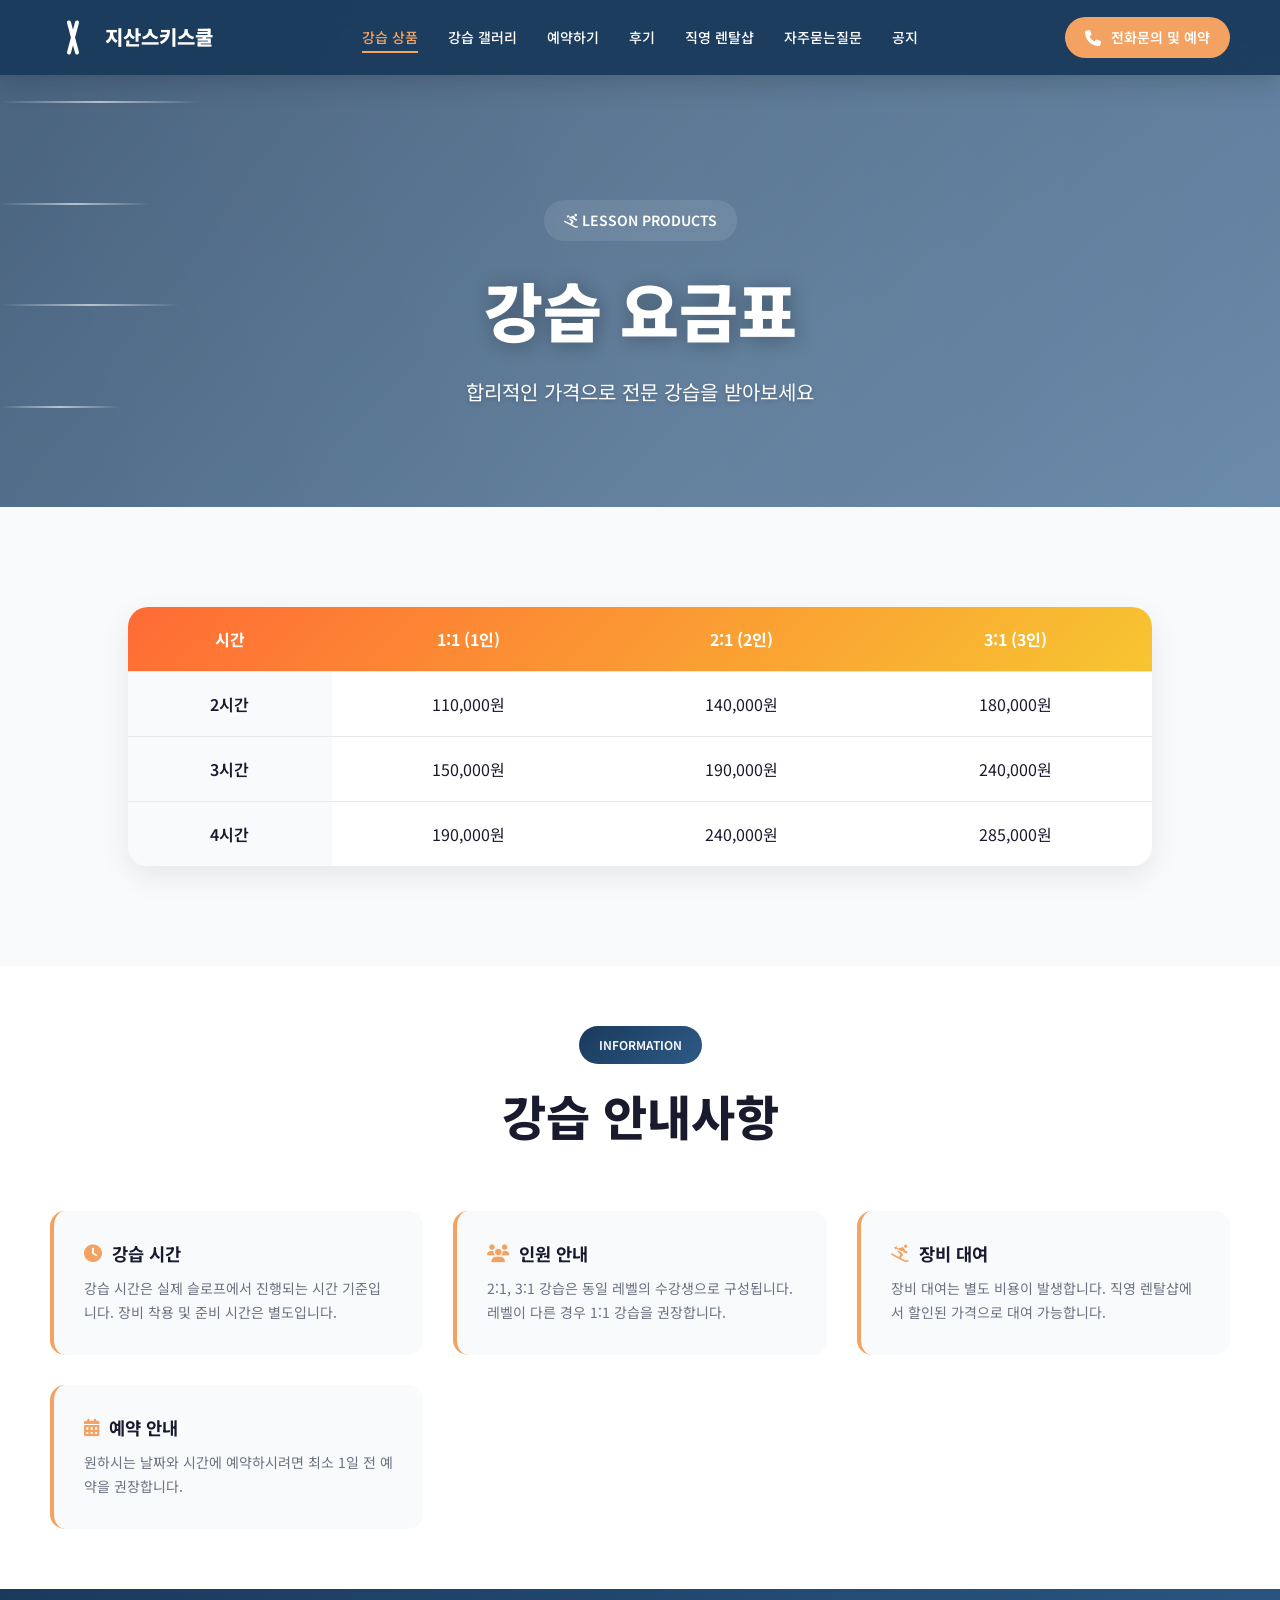
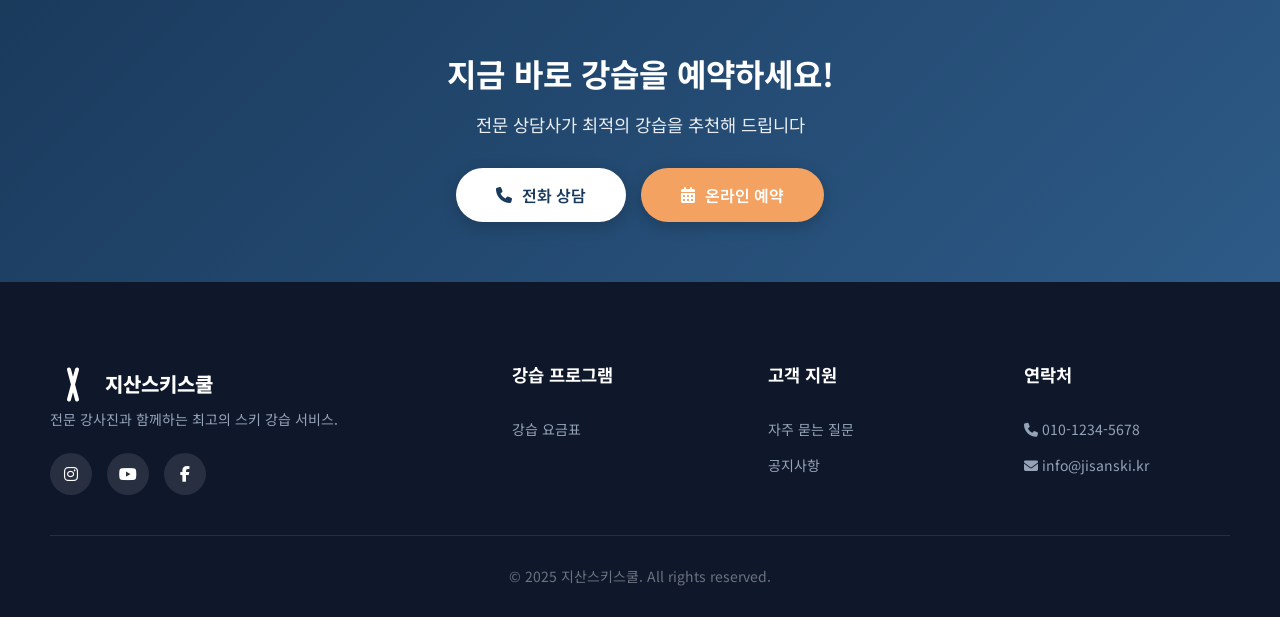
<file: products.html>
<!DOCTYPE html>
<html lang="ko">
<head>
    <meta charset="UTF-8">
    <meta name="viewport" content="width=device-width, initial-scale=1.0">
    <title>강습 상품 - 지산스키스쿨</title>
    <link rel="preconnect" href="https://fonts.googleapis.com">
    <link rel="preconnect" href="https://fonts.gstatic.com" crossorigin>
    <link href="https://fonts.googleapis.com/css2?family=Noto+Sans+KR:wght@300;400;500;700;900&family=Montserrat:wght@400;600;700;800;900&display=swap" rel="stylesheet">
    <link rel="stylesheet" href="https://cdnjs.cloudflare.com/ajax/libs/font-awesome/6.4.0/css/all.min.css">
    <link rel="stylesheet" href="css/style.css">
    <style>
        .page-header {
            background-image: url('https://images.unsplash.com/photo-1605540436563-5bca919ae766?w=1920');
        }

        .products-section {
            padding: var(--spacing-6xl) var(--spacing-3xl);
            background: var(--bg-snow);
        }

        .price-card {
            max-width: var(--container-lg);
            margin: 0 auto var(--spacing-4xl);
            background: var(--bg-white);
            border-radius: var(--radius-xl);
            overflow: hidden;
            box-shadow: var(--shadow-card);
        }

        .price-card:last-child {
            margin-bottom: 0;
        }

        .price-card-header {
            background: var(--color-table-header-bg);
            color: var(--color-white);
            padding: var(--spacing-xl) var(--spacing-2xl);
            text-align: center;
        }

        .price-card-header h2 {
            font-size: var(--font-size-xl);
            font-weight: var(--font-weight-bold);
            margin-bottom: var(--spacing-xs);
        }

        .price-card-header p {
            font-size: var(--font-size-sm);
            opacity: 0.9;
        }

        .price-table-wrapper {
            overflow-x: auto;
        }

        .price-table {
            width: 100%;
            border-collapse: collapse;
        }

        .price-table th,
        .price-table td {
            padding: var(--spacing-lg) var(--spacing-xl);
            text-align: center;
            border-bottom: 1px solid var(--color-light-gray);
        }

        .price-table thead {
            background: var(--color-table-header-bg);
        }

        .price-table th {
            color: var(--color-white);
            font-weight: var(--font-weight-bold);
            font-size: var(--font-size-base);
        }

        .price-table td {
            font-size: var(--font-size-base);
            color: var(--color-text-dark);
        }

        .price-table tbody tr:hover {
            background: var(--color-table-row-hover);
        }

        .price-table tbody tr:last-child td {
            border-bottom: none;
        }

        .price-table .time-col {
            font-weight: var(--font-weight-semibold);
            background: var(--bg-snow);
        }

        .info-section {
            padding: var(--spacing-4xl) var(--spacing-3xl);
            background: var(--bg-white);
        }

        .info-grid {
            display: grid;
            grid-template-columns: repeat(auto-fit, minmax(280px, 1fr));
            gap: var(--spacing-xl);
            max-width: var(--container-xl);
            margin: 0 auto;
        }

        .info-card {
            background: var(--bg-snow);
            padding: var(--spacing-xl);
            border-radius: var(--radius-lg);
            border-left: 4px solid var(--color-accent);
        }

        .info-card h4 {
            font-size: var(--font-size-md);
            font-weight: var(--font-weight-bold);
            color: var(--color-text-dark);
            margin-bottom: var(--spacing-sm);
            display: flex;
            align-items: center;
            gap: var(--spacing-sm);
        }

        .info-card h4 i {
            color: var(--color-accent);
        }

        .info-card p {
            color: var(--color-text-light);
            font-size: var(--font-size-sm);
            line-height: var(--line-height-relaxed);
        }

        .cta-section {
            padding: var(--spacing-4xl) var(--spacing-3xl);
            background: var(--bg-gradient-hero);
            text-align: center;
            color: var(--color-white);
        }

        .cta-section h2 {
            font-size: var(--font-size-2xl);
            font-weight: var(--font-weight-bold);
            margin-bottom: var(--spacing-md);
        }

        .cta-section p {
            font-size: var(--font-size-md);
            opacity: 0.9;
            margin-bottom: var(--spacing-xl);
        }

        .cta-buttons {
            display: flex;
            justify-content: center;
            gap: var(--spacing-md);
            flex-wrap: wrap;
        }

        @media (max-width: 768px) {
            .products-section,
            .info-section,
            .cta-section {
                padding-left: var(--spacing-xl);
                padding-right: var(--spacing-xl);
            }

            .price-table th,
            .price-table td {
                padding: var(--spacing-md) var(--spacing-sm);
                font-size: var(--font-size-sm);
            }
        }
    </style>
</head>
<body>
    <header class="header">
        <a href="index.html" class="logo"><div class="logo-icon"></div>지산스키스쿨</a>
        <nav class="nav" id="nav">
            <a href="products.html" class="active">강습 상품</a>
            <a href="gallery.html">강습 갤러리</a>
            <a href="booking.html">예약하기</a>
            <a href="reviews.html">후기</a>
            <a href="rental.html">직영 렌탈샵</a>
            <a href="faq.html">자주묻는질문</a>
            <a href="notice.html">공지</a>
        </nav>
        <div class="header-right">
            <a href="tel:010-1234-5678" class="header-phone"><i class="fas fa-phone"></i><span>전화문의 및 예약</span></a>
            <div class="menu-toggle" id="menuToggle"><span></span><span></span><span></span></div>
        </div>
    </header>

    <section class="page-header">
        <div class="speed-lines">
            <div class="speed-line" style="top:20%;width:200px;animation-delay:0s"></div>
            <div class="speed-line" style="top:40%;width:150px;animation-delay:0.3s"></div>
            <div class="speed-line" style="top:60%;width:180px;animation-delay:0.6s"></div>
            <div class="speed-line" style="top:80%;width:120px;animation-delay:0.9s"></div>
        </div>
        <div class="page-header-content">
            <span class="page-tag"><i class="fas fa-skiing"></i> LESSON PRODUCTS</span>
            <h1 class="page-title">강습 요금표</h1>
            <p class="page-subtitle">합리적인 가격으로 전문 강습을 받아보세요</p>
        </div>
    </section>

    <section class="products-section">
        <div class="price-card fade-in">
            <div class="price-table-wrapper">
                <table class="price-table">
                    <thead>
                        <tr>
                            <th>시간</th>
                            <th>1:1 (1인)</th>
                            <th>2:1 (2인)</th>
                            <th>3:1 (3인)</th>
                        </tr>
                    </thead>
                    <tbody>
                        <tr>
                            <td class="time-col">2시간</td>
                            <td>110,000원</td>
                            <td>140,000원</td>
                            <td>180,000원</td>
                        </tr>
                        <tr>
                            <td class="time-col">3시간</td>
                            <td>150,000원</td>
                            <td>190,000원</td>
                            <td>240,000원</td>
                        </tr>
                        <tr>
                            <td class="time-col">4시간</td>
                            <td>190,000원</td>
                            <td>240,000원</td>
                            <td>285,000원</td>
                        </tr>
                    </tbody>
                </table>
            </div>
        </div>
    </section>

    <section class="info-section">
        <div class="section-header">
            <span class="section-tag">INFORMATION</span>
            <h2 class="section-title">강습 안내사항</h2>
        </div>
        <div class="info-grid">
            <div class="info-card fade-in">
                <h4><i class="fas fa-clock"></i> 강습 시간</h4>
                <p>강습 시간은 실제 슬로프에서 진행되는 시간 기준입니다. 장비 착용 및 준비 시간은 별도입니다.</p>
            </div>
            <div class="info-card fade-in">
                <h4><i class="fas fa-users"></i> 인원 안내</h4>
                <p>2:1, 3:1 강습은 동일 레벨의 수강생으로 구성됩니다. 레벨이 다른 경우 1:1 강습을 권장합니다.</p>
            </div>
            <div class="info-card fade-in">
                <h4><i class="fas fa-skiing"></i> 장비 대여</h4>
                <p>장비 대여는 별도 비용이 발생합니다. 직영 렌탈샵에서 할인된 가격으로 대여 가능합니다.</p>
            </div>
            <div class="info-card fade-in">
                <h4><i class="fas fa-calendar-alt"></i> 예약 안내</h4>
                <p>원하시는 날짜와 시간에 예약하시려면 최소 1일 전 예약을 권장합니다.</p>
            </div>
        </div>
    </section>

    <section class="cta-section">
        <h2>지금 바로 강습을 예약하세요!</h2>
        <p>전문 상담사가 최적의 강습을 추천해 드립니다</p>
        <div class="cta-buttons">
            <a href="tel:010-1234-5678" class="btn btn-white"><i class="fas fa-phone"></i> 전화 상담</a>
            <a href="booking.html" class="btn btn-accent"><i class="fas fa-calendar-alt"></i> 온라인 예약</a>
        </div>
    </section>

    <footer class="footer">
        <div class="footer-content">
            <div class="footer-brand">
                <a href="index.html" class="logo"><div class="logo-icon"></div>지산스키스쿨</a>
                <p>전문 강사진과 함께하는 최고의 스키 강습 서비스.</p>
                <div class="social-links">
                    <a href="#"><i class="fab fa-instagram"></i></a>
                    <a href="#"><i class="fab fa-youtube"></i></a>
                    <a href="#"><i class="fab fa-facebook-f"></i></a>
                </div>
            </div>
            <div class="footer-column"><h4>강습 프로그램</h4><ul><li><a href="products.html">강습 요금표</a></li></ul></div>
            <div class="footer-column"><h4>고객 지원</h4><ul><li><a href="faq.html">자주 묻는 질문</a></li><li><a href="notice.html">공지사항</a></li></ul></div>
            <div class="footer-column"><h4>연락처</h4><ul><li><i class="fas fa-phone"></i> 010-1234-5678</li><li><i class="fas fa-envelope"></i> info@jisanski.kr</li></ul></div>
        </div>
        <div class="footer-bottom"><p>&copy; 2025 지산스키스쿨. All rights reserved.</p></div>
    </footer>

    <script>
        document.getElementById('menuToggle').addEventListener('click', () => document.getElementById('nav').classList.toggle('active'));

        const observer = new IntersectionObserver((entries) => {
            entries.forEach((entry, index) => {
                if (entry.isIntersecting) {
                    setTimeout(() => entry.target.classList.add('visible'), index * 100);
                }
            });
        }, { threshold: 0.1 });

        document.querySelectorAll('.fade-in').forEach(el => observer.observe(el));
    </script>
</body>
</html>
</file>
<file: css/style.css>
/* ========================================
   지산스키스쿨 - Shared CSS Variables & Styles
   ======================================== */

:root {
    /* ===== Colors ===== */
    --color-primary: #1a3a5c;
    --color-primary-dark: #0f2940;
    --color-primary-light: #2d5a87;
    --color-secondary: #4a7aa7;

    --color-accent: #f4a261;
    --color-accent-hover: #e76f51;
    --color-accent-light: #f8c291;

    --color-gradient-start: #ff6b35;
    --color-gradient-end: #f7c531;
    --color-header-gradient: linear-gradient(135deg, #ff6b35 0%, #f7c531 100%);

    --color-success: #22c55e;
    --color-success-dark: #16a34a;
    --color-warning: #eab308;
    --color-danger: #ef4444;
    --color-info: #3b82f6;

    --color-premium-gold: #d4af37;
    --color-premium-gold-dark: #b8860b;
    --color-season-green: #22c55e;
    --color-alpine-blue: #3b82f6;
    --color-alpine-purple: #8b5cf6;

    --color-snow-white: #f8fafc;
    --color-white: #ffffff;
    --color-light-blue: #89c4e8;
    --color-light-gray: #e5e7eb;
    --color-medium-gray: #9ca3af;
    --color-dark-gray: #374151;

    --color-text-dark: #1a1a2e;
    --color-text-body: #374151;
    --color-text-light: #6b7280;
    --color-text-muted: #94a3b8;

    --color-footer-bg: #0f172a;
    --color-overlay: rgba(26, 58, 92, 0.7);
    --color-overlay-dark: rgba(0, 0, 0, 0.5);
    --color-overlay-light: rgba(255, 255, 255, 0.1);

    --color-table-header-bg: linear-gradient(135deg, #ff6b35 0%, #f7c531 100%);
    --color-table-row-hover: #fff5f0;
    --color-table-border: #f0f0f0;

    /* ===== Background Colors ===== */
    --bg-primary: var(--color-primary);
    --bg-secondary: var(--color-secondary);
    --bg-accent: var(--color-accent);
    --bg-white: var(--color-white);
    --bg-snow: var(--color-snow-white);
    --bg-dark: var(--color-footer-bg);
    --bg-gradient-hero: linear-gradient(135deg, var(--color-primary) 0%, var(--color-primary-light) 100%);
    --bg-gradient-accent: linear-gradient(135deg, var(--color-accent) 0%, var(--color-accent-hover) 100%);

    /* ===== Typography ===== */
    --font-family-primary: 'Noto Sans KR', -apple-system, BlinkMacSystemFont, sans-serif;
    --font-family-heading: 'Montserrat', 'Noto Sans KR', sans-serif;

    --font-size-xs: 0.75rem;      /* 12px */
    --font-size-sm: 0.875rem;     /* 14px */
    --font-size-base: 1rem;       /* 16px */
    --font-size-md: 1.1rem;       /* 17.6px */
    --font-size-lg: 1.25rem;      /* 20px */
    --font-size-xl: 1.5rem;       /* 24px */
    --font-size-2xl: 2rem;        /* 32px */
    --font-size-3xl: 2.5rem;      /* 40px */
    --font-size-4xl: 3rem;        /* 48px */
    --font-size-5xl: 4rem;        /* 64px */

    --font-weight-light: 300;
    --font-weight-normal: 400;
    --font-weight-medium: 500;
    --font-weight-semibold: 600;
    --font-weight-bold: 700;
    --font-weight-extrabold: 800;
    --font-weight-black: 900;

    --line-height-tight: 1.1;
    --line-height-snug: 1.3;
    --line-height-normal: 1.5;
    --line-height-relaxed: 1.7;
    --line-height-loose: 1.8;

    /* ===== Spacing ===== */
    --spacing-xs: 5px;
    --spacing-sm: 10px;
    --spacing-md: 15px;
    --spacing-lg: 20px;
    --spacing-xl: 30px;
    --spacing-2xl: 40px;
    --spacing-3xl: 50px;
    --spacing-4xl: 60px;
    --spacing-5xl: 80px;
    --spacing-6xl: 100px;

    /* ===== Border Radius ===== */
    --radius-none: 0;
    --radius-xs: 4px;
    --radius-sm: 8px;
    --radius-md: 12px;
    --radius-lg: 15px;
    --radius-xl: 20px;
    --radius-2xl: 25px;
    --radius-3xl: 30px;
    --radius-full: 50px;
    --radius-circle: 50%;

    /* ===== Box Shadows ===== */
    --shadow-none: none;
    --shadow-xs: 0 1px 3px rgba(0, 0, 0, 0.05);
    --shadow-sm: 0 2px 10px rgba(0, 0, 0, 0.05);
    --shadow-md: 0 5px 20px rgba(0, 0, 0, 0.08);
    --shadow-lg: 0 10px 40px rgba(0, 0, 0, 0.1);
    --shadow-xl: 0 20px 60px rgba(0, 0, 0, 0.15);
    --shadow-2xl: 0 30px 80px rgba(0, 0, 0, 0.2);
    --shadow-accent: 0 5px 20px rgba(244, 162, 97, 0.4);
    --shadow-primary: 0 5px 20px rgba(26, 58, 92, 0.3);
    --shadow-card: 0 10px 30px rgba(0, 0, 0, 0.08);
    --shadow-card-hover: 0 20px 50px rgba(0, 0, 0, 0.15);
    --shadow-header: 0 4px 30px rgba(0, 0, 0, 0.2);
    --shadow-button: 0 4px 15px rgba(0, 0, 0, 0.2);

    /* ===== Text Shadows ===== */
    --text-shadow-none: none;
    --text-shadow-sm: 0 1px 2px rgba(0, 0, 0, 0.1);
    --text-shadow-md: 0 2px 4px rgba(0, 0, 0, 0.2);
    --text-shadow-lg: 0 4px 8px rgba(0, 0, 0, 0.3);
    --text-shadow-hero: 2px 2px 20px rgba(0, 0, 0, 0.3);

    /* ===== Transitions ===== */
    --transition-fast: 0.2s ease;
    --transition-normal: 0.3s ease;
    --transition-slow: 0.4s ease;
    --transition-slower: 0.6s ease;
    --transition-cubic: 0.4s cubic-bezier(0.4, 0, 0.2, 1);

    /* ===== Z-Index ===== */
    --z-dropdown: 100;
    --z-sticky: 500;
    --z-header: 1000;
    --z-modal: 2000;
    --z-tooltip: 3000;
    --z-loader: 9999;

    /* ===== Container ===== */
    --container-sm: 640px;
    --container-md: 768px;
    --container-lg: 1024px;
    --container-xl: 1200px;
    --container-2xl: 1400px;
}

/* ===== Reset & Base ===== */
* {
    margin: 0;
    padding: 0;
    box-sizing: border-box;
}

html {
    scroll-behavior: smooth;
}

body {
    font-family: var(--font-family-primary);
    font-size: var(--font-size-base);
    line-height: var(--line-height-normal);
    color: var(--color-text-body);
    background: var(--bg-snow);
    overflow-x: hidden;
}

a {
    text-decoration: none;
    color: inherit;
    transition: var(--transition-normal);
}

img {
    max-width: 100%;
    height: auto;
}

button {
    font-family: inherit;
    cursor: pointer;
    border: none;
    background: none;
}

ul, ol {
    list-style: none;
}

/* ===== Header - New Layout ===== */
.header {
    position: fixed;
    top: 0;
    left: 0;
    width: 100%;
    z-index: var(--z-header);
    padding: var(--spacing-md) var(--spacing-3xl);
    display: flex;
    justify-content: space-between;
    align-items: center;
    background: rgba(26, 58, 92, 0.95);
    backdrop-filter: blur(10px);
    box-shadow: var(--shadow-header);
    transition: var(--transition-cubic);
}

.header.scrolled,
.header.solid {
    padding: var(--spacing-sm) var(--spacing-3xl);
}

.logo {
    display: flex;
    align-items: center;
    gap: var(--spacing-sm);
    color: var(--color-white);
    font-family: var(--font-family-heading);
    font-weight: var(--font-weight-extrabold);
    font-size: var(--font-size-lg);
    flex-shrink: 0;
}

.logo-icon {
    width: 45px;
    height: 45px;
    position: relative;
}

.logo-icon::before,
.logo-icon::after {
    content: '';
    position: absolute;
    background: var(--color-white);
    border-radius: var(--radius-xs);
    width: 4px;
    height: 35px;
    top: 5px;
    left: 50%;
}

.logo-icon::before {
    transform: translateX(-50%) rotate(-15deg);
}

.logo-icon::after {
    transform: translateX(-50%) rotate(15deg);
}

.nav {
    position: absolute;
    left: 50%;
    transform: translateX(-50%);
    display: flex;
    gap: var(--spacing-xl);
    align-items: center;
}

.nav a {
    color: var(--color-white);
    font-weight: var(--font-weight-medium);
    font-size: var(--font-size-sm);
    position: relative;
    padding: var(--spacing-xs) 0;
}

.nav a::after {
    content: '';
    position: absolute;
    bottom: 0;
    left: 0;
    width: 0;
    height: 2px;
    background: var(--color-accent);
    transition: width var(--transition-normal);
}

.nav a:hover::after,
.nav a.active::after {
    width: 100%;
}

.nav a:hover,
.nav a.active {
    color: var(--color-accent);
}

.header-right {
    display: flex;
    align-items: center;
    gap: var(--spacing-md);
    flex-shrink: 0;
}

.header-phone {
    display: flex;
    align-items: center;
    gap: var(--spacing-sm);
    color: var(--color-white);
    font-weight: var(--font-weight-semibold);
    font-size: var(--font-size-sm);
    padding: var(--spacing-sm) var(--spacing-lg);
    background: var(--color-accent);
    border-radius: var(--radius-full);
    transition: var(--transition-normal);
}

.header-phone:hover {
    background: var(--color-accent-hover);
    transform: translateY(-2px);
    box-shadow: var(--shadow-accent);
}

.header-phone i {
    font-size: var(--font-size-base);
}

.menu-toggle {
    display: none;
    flex-direction: column;
    gap: var(--spacing-xs);
    cursor: pointer;
    z-index: calc(var(--z-header) + 1);
}

.menu-toggle span {
    width: 25px;
    height: 3px;
    background: var(--color-white);
    border-radius: var(--radius-xs);
    transition: var(--transition-normal);
}

/* ===== Buttons ===== */
.btn {
    display: inline-flex;
    align-items: center;
    justify-content: center;
    gap: var(--spacing-sm);
    padding: var(--spacing-md) var(--spacing-2xl);
    border-radius: var(--radius-full);
    font-size: var(--font-size-base);
    font-weight: var(--font-weight-semibold);
    transition: var(--transition-cubic);
    cursor: pointer;
    border: none;
    box-shadow: var(--shadow-button);
}

.btn-primary {
    background: var(--bg-accent);
    color: var(--color-white);
}

.btn-primary:hover {
    background: var(--color-accent-hover);
    transform: translateY(-3px);
    box-shadow: var(--shadow-accent);
}

.btn-secondary {
    background: transparent;
    color: var(--color-white);
    border: 2px solid var(--color-white);
}

.btn-secondary:hover {
    background: var(--color-white);
    color: var(--color-primary);
    transform: translateY(-3px);
}

.btn-white {
    background: var(--color-white);
    color: var(--color-primary);
}

.btn-white:hover {
    background: var(--bg-snow);
    transform: translateY(-3px);
    box-shadow: 0 10px 30px rgba(255, 255, 255, 0.3);
}

.btn-accent {
    background: var(--color-accent);
    color: var(--color-white);
}

.btn-accent:hover {
    background: var(--color-accent-hover);
    transform: translateY(-3px);
}

.btn-outline {
    background: transparent;
    color: var(--color-primary);
    border: 2px solid var(--color-primary);
    box-shadow: var(--shadow-none);
}

.btn-outline:hover {
    background: var(--color-primary);
    color: var(--color-white);
    transform: translateY(-3px);
}

.btn-lg {
    padding: var(--spacing-lg) var(--spacing-2xl);
    font-size: var(--font-size-md);
}

.btn-sm {
    padding: var(--spacing-sm) var(--spacing-lg);
    font-size: var(--font-size-sm);
}

/* ===== Page Header with Image Background ===== */
.page-header {
    padding: 200px var(--spacing-3xl) var(--spacing-6xl);
    position: relative;
    overflow: hidden;
    text-align: center;
    color: var(--color-white);
    background-size: cover;
    background-position: center;
    background-attachment: fixed;
}

.page-header::before {
    content: '';
    position: absolute;
    top: 0;
    left: 0;
    width: 100%;
    height: 100%;
    background: linear-gradient(135deg, rgba(26, 58, 92, 0.85) 0%, rgba(45, 90, 135, 0.75) 100%);
    z-index: 1;
}

.page-header::after {
    content: '';
    position: absolute;
    top: 0;
    left: -100%;
    width: 300%;
    height: 100%;
    background: linear-gradient(90deg, transparent, rgba(255,255,255,0.1), transparent);
    animation: speedLine 3s ease-in-out infinite;
    z-index: 2;
}

@keyframes speedLine {
    0% { transform: translateX(0); }
    100% { transform: translateX(50%); }
}

.page-header-content {
    position: relative;
    z-index: 3;
}

.page-tag {
    display: inline-block;
    background: var(--color-overlay-light);
    padding: var(--spacing-sm) var(--spacing-lg);
    border-radius: var(--radius-xl);
    font-size: var(--font-size-sm);
    font-weight: var(--font-weight-semibold);
    margin-bottom: var(--spacing-lg);
    animation: slideInDown 0.6s ease;
    backdrop-filter: blur(5px);
}

.page-title {
    font-size: clamp(var(--font-size-3xl), 5vw, var(--font-size-5xl));
    font-weight: var(--font-weight-black);
    margin-bottom: var(--spacing-lg);
    animation: slideInUp 0.6s ease 0.1s both;
    text-shadow: var(--text-shadow-hero);
}

.page-subtitle {
    font-size: var(--font-size-lg);
    opacity: 0.95;
    max-width: 600px;
    margin: 0 auto;
    animation: slideInUp 0.6s ease 0.2s both;
    text-shadow: var(--text-shadow-md);
}

/* Speed effect elements */
.speed-lines {
    position: absolute;
    top: 0;
    left: 0;
    width: 100%;
    height: 100%;
    pointer-events: none;
    z-index: 2;
    overflow: hidden;
}

.speed-line {
    position: absolute;
    height: 2px;
    background: linear-gradient(90deg, transparent, rgba(255,255,255,0.6), transparent);
    animation: speedMove 1.5s ease-out infinite;
}

@keyframes speedMove {
    0% {
        transform: translateX(-100%);
        opacity: 0;
    }
    50% {
        opacity: 1;
    }
    100% {
        transform: translateX(200%);
        opacity: 0;
    }
}

/* ===== Section Styles ===== */
.section {
    padding: var(--spacing-6xl) var(--spacing-3xl);
}

.section-header {
    text-align: center;
    margin-bottom: var(--spacing-4xl);
}

.section-tag {
    display: inline-block;
    background: var(--bg-gradient-hero);
    color: var(--color-white);
    padding: var(--spacing-sm) var(--spacing-lg);
    border-radius: var(--radius-xl);
    font-size: var(--font-size-xs);
    font-weight: var(--font-weight-semibold);
    margin-bottom: var(--spacing-md);
}

.section-title {
    font-size: clamp(var(--font-size-2xl), 4vw, var(--font-size-4xl));
    font-weight: var(--font-weight-extrabold);
    color: var(--color-text-dark);
    margin-bottom: var(--spacing-md);
}

.section-subtitle {
    color: var(--color-text-light);
    font-size: var(--font-size-md);
    max-width: 600px;
    margin: 0 auto;
}

/* ===== Cards ===== */
.card {
    background: var(--bg-white);
    border-radius: var(--radius-xl);
    box-shadow: var(--shadow-card);
    overflow: hidden;
    transition: var(--transition-cubic);
}

.card:hover {
    transform: translateY(-10px);
    box-shadow: var(--shadow-card-hover);
}

/* ===== Footer ===== */
.footer {
    background: var(--bg-dark);
    color: var(--color-white);
    padding: var(--spacing-5xl) var(--spacing-3xl) var(--spacing-xl);
}

.footer-content {
    max-width: var(--container-xl);
    margin: 0 auto;
    display: grid;
    grid-template-columns: 2fr 1fr 1fr 1fr;
    gap: var(--spacing-3xl);
    margin-bottom: var(--spacing-2xl);
}

.footer-brand p {
    color: var(--color-text-muted);
    line-height: var(--line-height-loose);
    margin-bottom: var(--spacing-lg);
    font-size: var(--font-size-sm);
}

.social-links {
    display: flex;
    gap: var(--spacing-md);
}

.social-links a {
    width: 42px;
    height: 42px;
    background: var(--color-overlay-light);
    border-radius: var(--radius-circle);
    display: flex;
    align-items: center;
    justify-content: center;
    color: var(--color-white);
    font-size: var(--font-size-base);
}

.social-links a:hover {
    background: var(--color-accent);
    transform: translateY(-3px);
}

.footer-column h4 {
    font-size: var(--font-size-md);
    font-weight: var(--font-weight-bold);
    margin-bottom: var(--spacing-xl);
}

.footer-column ul li {
    margin-bottom: var(--spacing-md);
}

.footer-column ul a,
.footer-column ul li {
    color: var(--color-text-muted);
    font-size: var(--font-size-sm);
}

.footer-column ul a:hover {
    color: var(--color-accent);
}

.footer-bottom {
    border-top: 1px solid var(--color-overlay-light);
    padding-top: var(--spacing-xl);
    text-align: center;
    color: var(--color-text-light);
    font-size: var(--font-size-sm);
}

/* ===== Animations ===== */
@keyframes slideInDown {
    from {
        opacity: 0;
        transform: translateY(-40px);
    }
    to {
        opacity: 1;
        transform: translateY(0);
    }
}

@keyframes slideInUp {
    from {
        opacity: 0;
        transform: translateY(40px);
    }
    to {
        opacity: 1;
        transform: translateY(0);
    }
}

@keyframes fadeIn {
    from { opacity: 0; }
    to { opacity: 1; }
}

@keyframes spin {
    to { transform: rotate(360deg); }
}

@keyframes float {
    0%, 100% { transform: translateY(0); }
    50% { transform: translateY(-10px); }
}

@keyframes pulse {
    0%, 100% { transform: scale(1); }
    50% { transform: scale(1.05); }
}

@keyframes zoomIn {
    from {
        opacity: 0;
        transform: scale(0.95);
    }
    to {
        opacity: 1;
        transform: scale(1);
    }
}

/* ===== Animation Classes ===== */
.fade-in {
    opacity: 0;
    transform: translateY(30px);
    transition: var(--transition-slower);
}

.fade-in.visible {
    opacity: 1;
    transform: translateY(0);
}

.slide-in-left {
    opacity: 0;
    transform: translateX(-50px);
    transition: var(--transition-slower);
}

.slide-in-left.visible {
    opacity: 1;
    transform: translateX(0);
}

.slide-in-right {
    opacity: 0;
    transform: translateX(50px);
    transition: var(--transition-slower);
}

.slide-in-right.visible {
    opacity: 1;
    transform: translateX(0);
}

.zoom-in {
    opacity: 0;
    transform: scale(0.95);
    transition: var(--transition-slower);
}

.zoom-in.visible {
    opacity: 1;
    transform: scale(1);
}

/* ===== Form Styles ===== */
.form-group {
    margin-bottom: var(--spacing-lg);
}

.form-label {
    display: block;
    font-weight: var(--font-weight-semibold);
    color: var(--color-text-dark);
    margin-bottom: var(--spacing-sm);
    font-size: var(--font-size-sm);
}

.form-input,
.form-select,
.form-textarea {
    width: 100%;
    padding: var(--spacing-md) var(--spacing-lg);
    border: 2px solid var(--color-light-gray);
    border-radius: var(--radius-md);
    font-family: inherit;
    font-size: var(--font-size-base);
    transition: var(--transition-normal);
    background: var(--bg-white);
}

.form-input:focus,
.form-select:focus,
.form-textarea:focus {
    outline: none;
    border-color: var(--color-primary);
    box-shadow: 0 0 0 3px rgba(26, 58, 92, 0.1);
}

.form-textarea {
    min-height: 120px;
    resize: vertical;
}

/* ===== Table Styles ===== */
.price-table {
    width: 100%;
    border-collapse: collapse;
    background: var(--bg-white);
    border-radius: var(--radius-lg);
    overflow: hidden;
    box-shadow: var(--shadow-card);
}

.price-table thead {
    background: var(--color-table-header-bg);
}

.price-table th {
    padding: var(--spacing-lg) var(--spacing-md);
    text-align: center;
    font-weight: var(--font-weight-bold);
    font-size: var(--font-size-base);
    color: var(--color-white);
}

.price-table td {
    padding: var(--spacing-lg) var(--spacing-md);
    text-align: center;
    border-bottom: 1px solid var(--color-table-border);
    font-size: var(--font-size-sm);
    color: var(--color-text-dark);
}

.price-table tbody tr {
    transition: var(--transition-normal);
}

.price-table tbody tr:hover {
    background: var(--color-table-row-hover);
}

.price-table tbody tr:last-child td {
    border-bottom: none;
}

/* ===== Responsive ===== */
@media (max-width: 1200px) {
    .nav {
        gap: var(--spacing-lg);
    }
}

@media (max-width: 992px) {
    .menu-toggle {
        display: flex;
    }

    .nav {
        position: fixed;
        top: 0;
        right: -100%;
        width: 100%;
        max-width: 400px;
        height: 100vh;
        background: var(--color-primary);
        flex-direction: column;
        justify-content: center;
        gap: var(--spacing-xl);
        padding: var(--spacing-3xl);
        transition: right var(--transition-cubic);
        left: auto;
        transform: none;
    }

    .nav.active {
        right: 0;
    }

    .nav a {
        font-size: var(--font-size-lg);
    }

    .header,
    .header.scrolled,
    .header.solid {
        padding: var(--spacing-md) var(--spacing-xl);
    }

    .header-phone span {
        display: none;
    }

    .header-phone {
        padding: var(--spacing-sm);
        width: 40px;
        height: 40px;
        justify-content: center;
    }

    .footer-content {
        grid-template-columns: 1fr 1fr;
    }
}

@media (max-width: 768px) {
    .section,
    .page-header,
    .footer {
        padding-left: var(--spacing-xl);
        padding-right: var(--spacing-xl);
    }

    .page-header {
        padding-top: 160px;
        padding-bottom: var(--spacing-4xl);
    }

    .footer-content {
        grid-template-columns: 1fr;
        text-align: center;
    }

    .social-links {
        justify-content: center;
    }

    .logo {
        font-size: var(--font-size-base);
    }

    .logo-icon {
        width: 35px;
        height: 35px;
    }

    .logo-icon::before,
    .logo-icon::after {
        height: 28px;
    }
}
</file>
